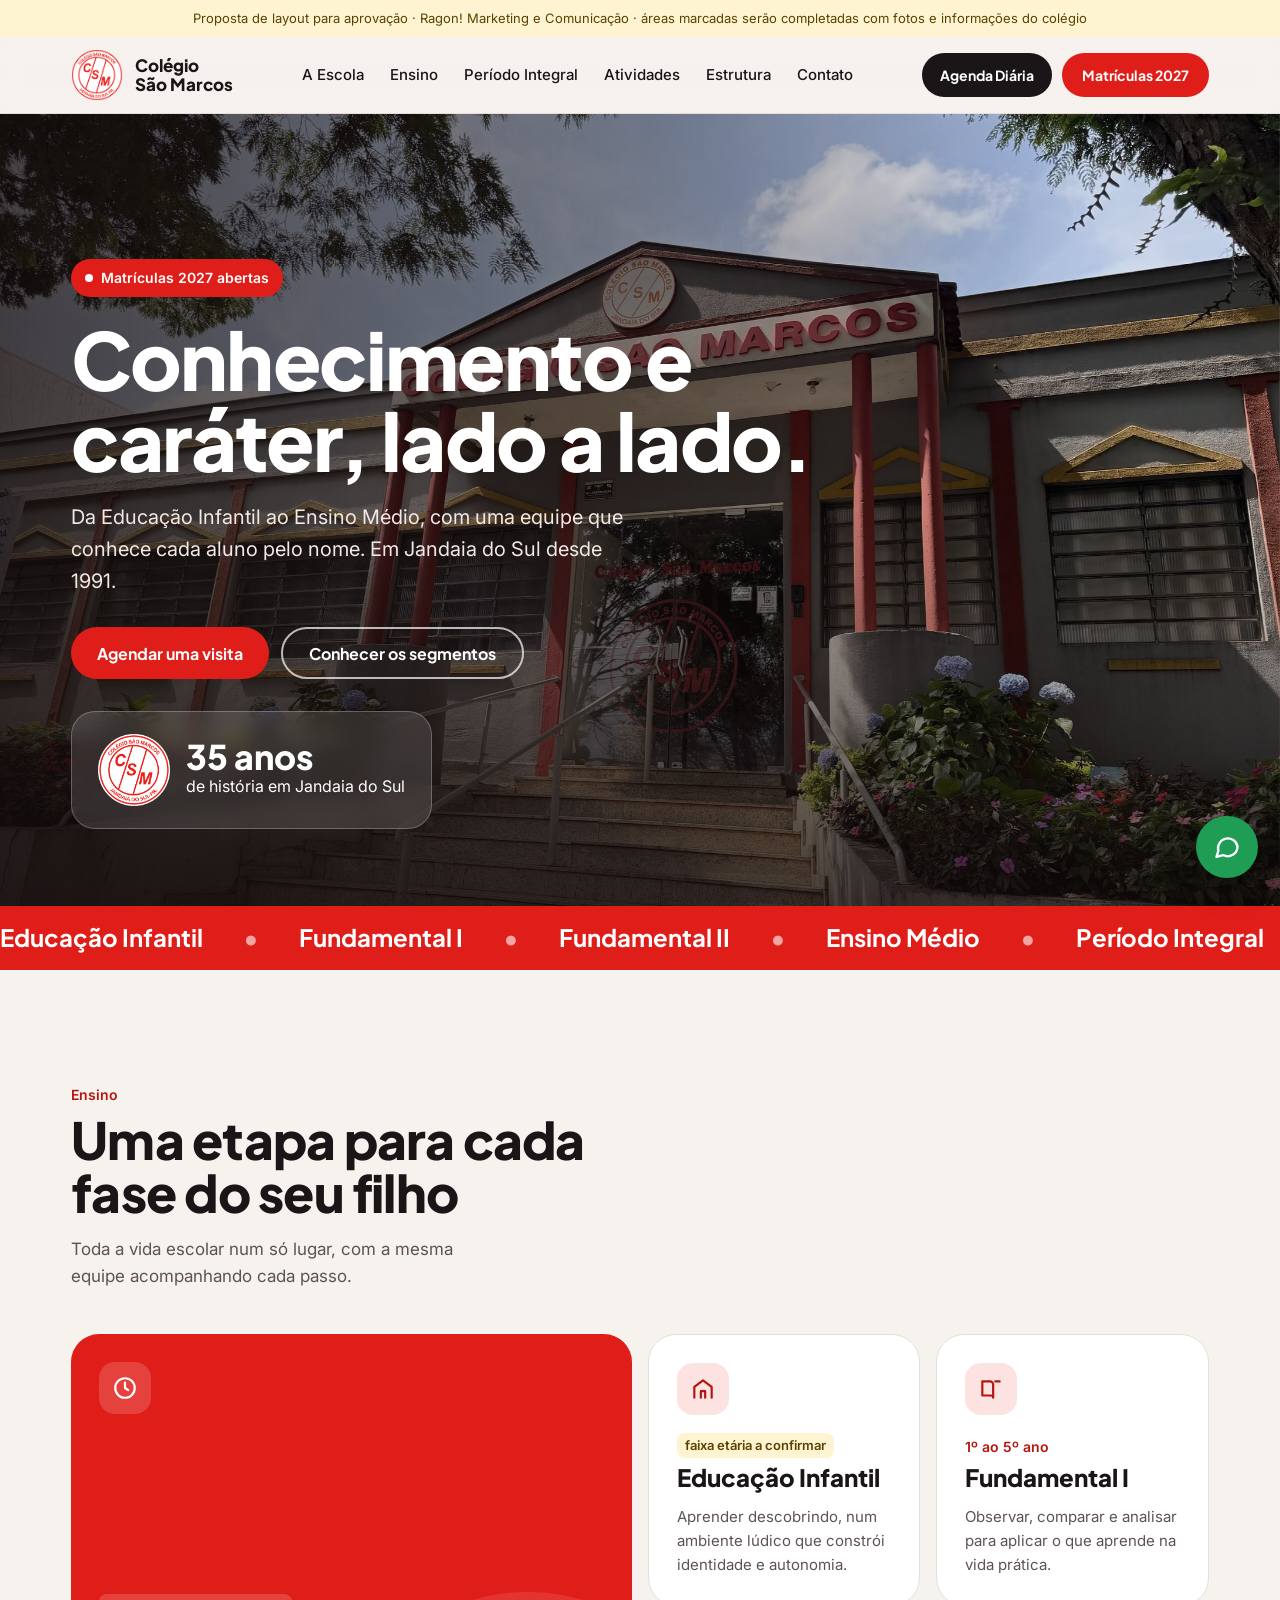
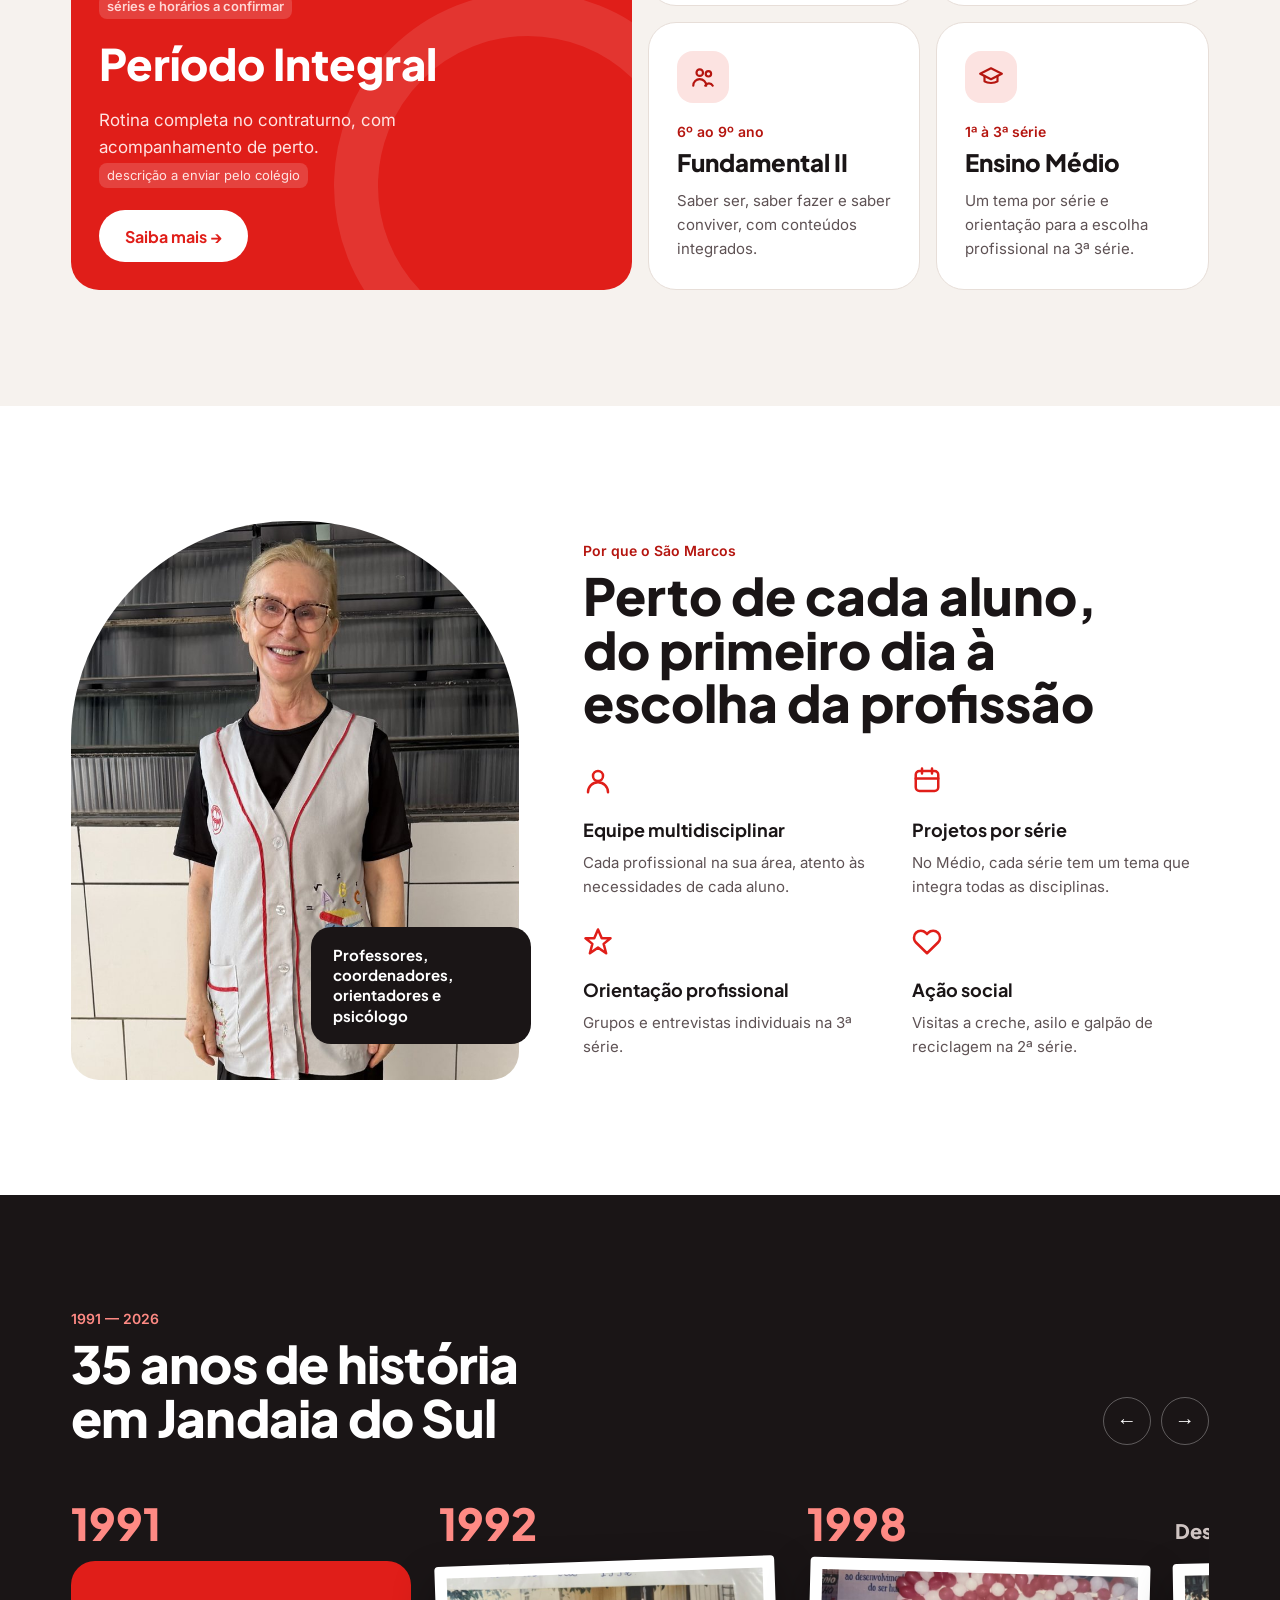
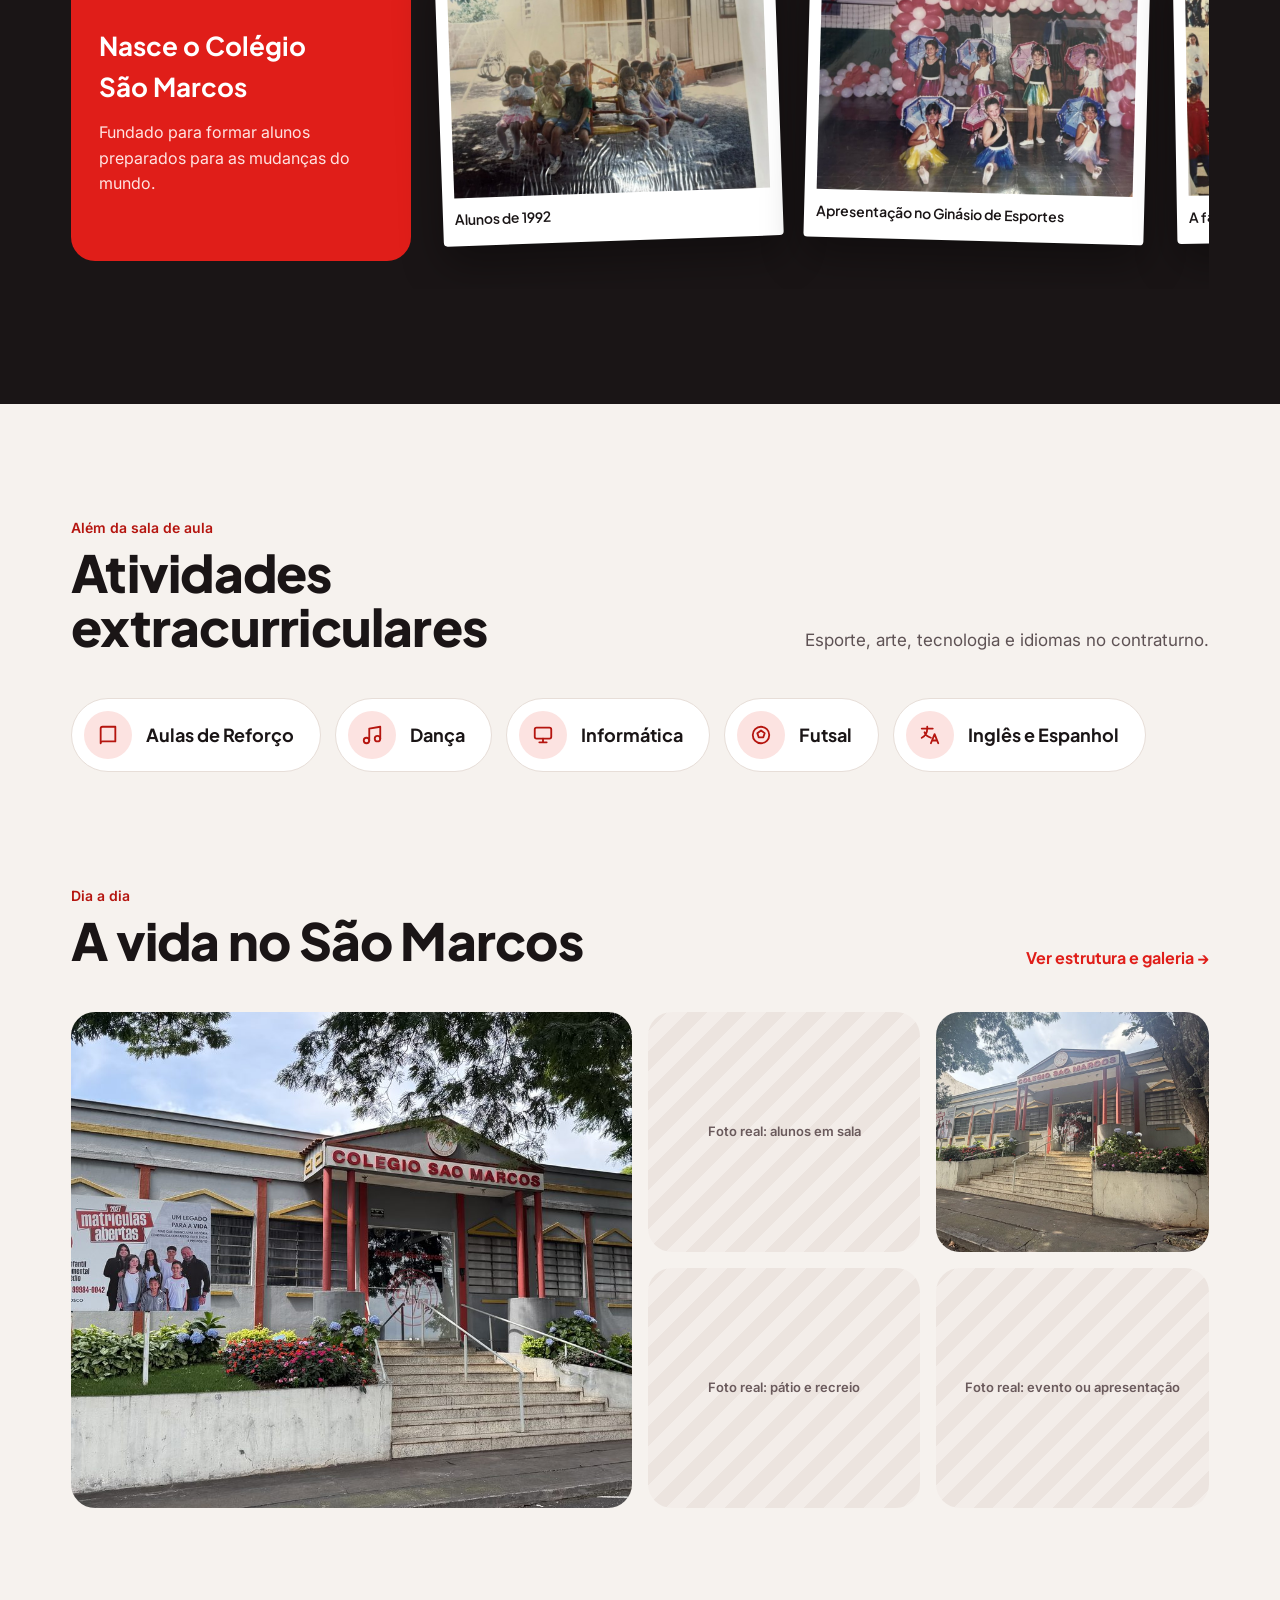
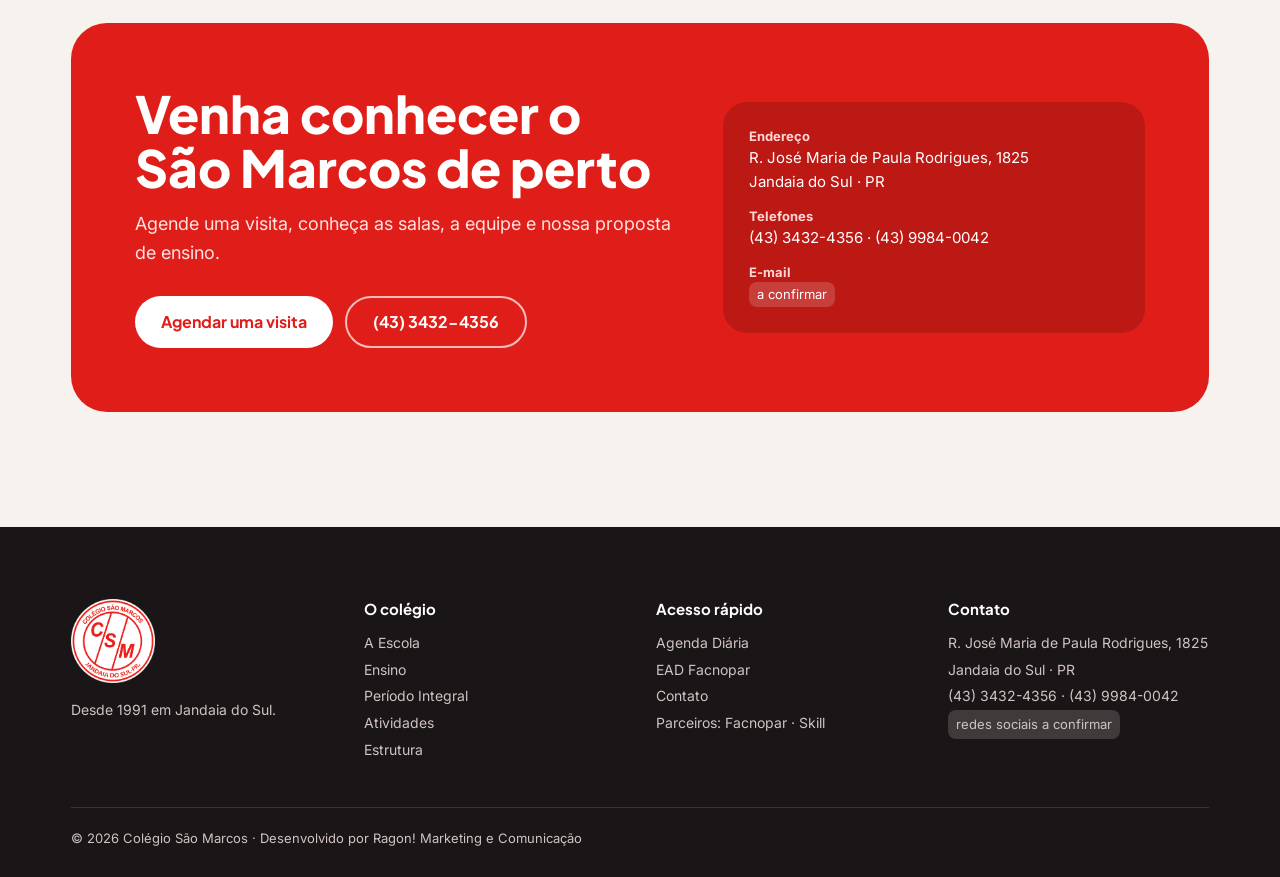
<file: index.html>
<!DOCTYPE html>
<html lang="pt-BR">
<head>
<meta charset="utf-8">
<meta name="viewport" content="width=device-width, initial-scale=1">
<title>Colégio São Marcos — Jandaia do Sul</title>
<meta name="description" content="Colégio São Marcos, em Jandaia do Sul desde 1991. Da Educação Infantil ao Ensino Médio.">
<meta name="robots" content="noindex, nofollow">
<link rel="icon" href="img/logo.png">
<link rel="preconnect" href="https://fonts.googleapis.com">
<link rel="preconnect" href="https://fonts.gstatic.com" crossorigin>
<link href="https://fonts.googleapis.com/css2?family=Plus+Jakarta+Sans:wght@500;600;700;800&family=Inter:wght@400;500;600&display=swap" rel="stylesheet">
<link rel="stylesheet" href="css/site.css">
</head>
<body>
<div class="proposta">Proposta de layout para aprovação · Ragon! Marketing e Comunicação · áreas marcadas serão completadas com fotos e informações do colégio</div>
<header>
  <div class="wrap hd">
    <a class="brand" href="./"><img src="img/logo.png" alt="Selo do Colégio São Marcos"><span>Colégio<br>São Marcos</span></a>
    <nav class="main" aria-label="Principal"><a href="escola.html">A Escola</a><a href="ensino.html">Ensino</a><a href="integral.html">Período Integral</a><a href="atividades.html">Atividades</a><a href="estrutura.html">Estrutura</a><a href="contato.html">Contato</a></nav>
    <div class="hd-cta">
      <a class="btn btn-dark" href="agenda.html" style="min-height:44px;padding:0 18px;font-size:14px">Agenda Diária</a>
      <a class="btn btn-red" href="contato.html#visita" style="min-height:44px;padding:0 20px;font-size:14px">Matrículas 2027</a>
      <button class="burger" id="burger" aria-label="Abrir menu" aria-expanded="false"><svg width="22" height="22" viewBox="0 0 24 24" fill="none" stroke="#1A1516" stroke-width="2" stroke-linecap="round" aria-hidden="true"><path d="M4 7h16M4 12h16M4 17h16"/></svg></button>
    </div>
  </div>
  <div class="drawer" id="drawer"><a href="escola.html">A Escola</a><a href="ensino.html">Ensino</a><a href="integral.html">Período Integral</a><a href="atividades.html">Atividades</a><a href="estrutura.html">Estrutura</a><a href="contato.html">Contato</a><a href="agenda.html">Agenda Diária</a><a href="https://www.facnopar.com.br/">EAD Facnopar</a>
    <a class="btn btn-red" href="contato.html#visita" style="justify-content:center;margin-top:12px;border:0">Matrículas 2027</a>
  </div>
</header>


<section class="hero" id="topo">
  <img src="img/hero-fachada-wide.jpg" alt="Fachada do Colégio São Marcos com o pórtico vermelho e o jardim">
  <div class="wrap">
    <div class="hero-grid">
      <div>
        <span class="tag"><i></i>Matrículas 2027 abertas</span>
        <h1>Conhecimento e caráter, lado a lado.</h1>
        <p>Da Educação Infantil ao Ensino Médio, com uma equipe que conhece cada aluno pelo nome. Em Jandaia do Sul desde 1991.</p>
        <div style="display:flex;flex-wrap:wrap;gap:12px">
          <a class="btn btn-red" href="contato.html#visita">Agendar uma visita</a>
          <a class="btn btn-ghost" href="ensino.html">Conhecer os segmentos</a>
        </div>
      </div>
      <div class="seal"><img src="img/logo.png" alt=""><div><b>35 anos</b>de história em Jandaia do Sul</div></div>
    </div>
  </div>
</section>

<div class="marquee" aria-hidden="true"><div>
  <span>Educação Infantil</span><span>Fundamental I</span><span>Fundamental II</span><span>Ensino Médio</span><span>Período Integral</span><span>Desde 1991</span>
  <span>Educação Infantil</span><span>Fundamental I</span><span>Fundamental II</span><span>Ensino Médio</span><span>Período Integral</span><span>Desde 1991</span>
</div></div>

<section class="sec" id="ensino">
  <div class="wrap">
    <div class="sec-head rv">
      <div><div class="eyebrow">Ensino</div><h2>Uma etapa para cada fase do seu filho</h2></div>
      <p>Toda a vida escolar num só lugar, com a mesma equipe acompanhando cada passo.</p>
    </div>
    <div class="bento">
      <a class="tile t-int rv" href="integral.html">
        <div class="ico"><svg width="26" height="26" viewBox="0 0 24 24" fill="none" stroke="#fff" stroke-width="2" stroke-linecap="round" stroke-linejoin="round" aria-hidden="true"><circle cx="12" cy="12" r="9"/><path d="M12 7v5l3 2"/></svg></div>
        <div><div class="lvl"><span class="pend">séries e horários a confirmar</span></div><h3 style="margin-top:10px">Período Integral</h3><p>Rotina completa no contraturno, com acompanhamento de perto. <span class="pend">descrição a enviar pelo colégio</span></p>
        <span class="btn" style="background:#fff;color:var(--red);margin-top:22px">Saiba mais →</span></div>
      </a>
      <a class="tile rv" href="ensino.html#infantil">
        <div class="ico"><svg width="26" height="26" viewBox="0 0 24 24" fill="none" stroke="#B5150F" stroke-width="2" stroke-linecap="round" stroke-linejoin="round" aria-hidden="true"><path d="M4 20V10l8-6 8 6v10"/><path d="M10 20v-6h4v6"/></svg></div>
        <div><div class="lvl"><span class="pend l">faixa etária a confirmar</span></div><h3>Educação Infantil</h3><p>Aprender descobrindo, num ambiente lúdico que constrói identidade e autonomia.</p></div>
      </a>
      <a class="tile rv" href="ensino.html">
        <div class="ico"><svg width="26" height="26" viewBox="0 0 24 24" fill="none" stroke="#B5150F" stroke-width="2" stroke-linecap="round" stroke-linejoin="round" aria-hidden="true"><path d="M4 5h7a3 3 0 0 1 3 3v12a2 2 0 0 0-2-2H4z"/><path d="M20 5h-4"/></svg></div>
        <div><div class="lvl">1º ao 5º ano</div><h3>Fundamental I</h3><p>Observar, comparar e analisar para aplicar o que aprende na vida prática.</p></div>
      </a>
      <a class="tile rv" href="ensino.html">
        <div class="ico"><svg width="26" height="26" viewBox="0 0 24 24" fill="none" stroke="#B5150F" stroke-width="2" stroke-linecap="round" stroke-linejoin="round" aria-hidden="true"><circle cx="9" cy="8" r="3"/><circle cx="17" cy="9" r="2.5"/><path d="M3 20a6 6 0 0 1 12 0M14 20a4 4 0 0 1 7 0"/></svg></div>
        <div><div class="lvl">6º ao 9º ano</div><h3>Fundamental II</h3><p>Saber ser, saber fazer e saber conviver, com conteúdos integrados.</p></div>
      </a>
      <a class="tile rv" href="ensino.html">
        <div class="ico"><svg width="26" height="26" viewBox="0 0 24 24" fill="none" stroke="#B5150F" stroke-width="2" stroke-linecap="round" stroke-linejoin="round" aria-hidden="true"><path d="M2 9l10-5 10 5-10 5z"/><path d="M6 11v5c3 2 9 2 12 0v-5"/></svg></div>
        <div><div class="lvl">1ª à 3ª série</div><h3>Ensino Médio</h3><p>Um tema por série e orientação para a escolha profissional na 3ª série.</p></div>
      </a>
    </div>
  </div>
</section>

<section class="sec" id="por-que" style="background:#fff">
  <div class="wrap why">
    <div class="why-img rv"><img src="img/equipe.jpg" alt="Professora do Colégio São Marcos"><div class="badge">Professores, coordenadores, orientadores e psicólogo</div></div>
    <div class="rv">
      <div class="eyebrow">Por que o São Marcos</div>
      <h2 style="font-size:clamp(32px,4vw,52px);line-height:1.05;font-weight:800;margin-top:10px">Perto de cada aluno, do primeiro dia à escolha da profissão</h2>
      <div class="feats">
        <div class="feat"><svg width="30" height="30" viewBox="0 0 24 24" fill="none" stroke="#E01E19" stroke-width="2" stroke-linecap="round" stroke-linejoin="round" aria-hidden="true"><circle cx="12" cy="8" r="4"/><path d="M4 21a8 8 0 0 1 16 0"/></svg><h3>Equipe multidisciplinar</h3><p>Cada profissional na sua área, atento às necessidades de cada aluno.</p></div>
        <div class="feat"><svg width="30" height="30" viewBox="0 0 24 24" fill="none" stroke="#E01E19" stroke-width="2" stroke-linecap="round" stroke-linejoin="round" aria-hidden="true"><rect x="3" y="4" width="18" height="16" rx="3"/><path d="M3 10h18M8 2v4M16 2v4"/></svg><h3>Projetos por série</h3><p>No Médio, cada série tem um tema que integra todas as disciplinas.</p></div>
        <div class="feat"><svg width="30" height="30" viewBox="0 0 24 24" fill="none" stroke="#E01E19" stroke-width="2" stroke-linecap="round" stroke-linejoin="round" aria-hidden="true"><path d="M12 2l3 7h7l-5.5 4.5L18.5 21 12 16.5 5.5 21l2-7.5L2 9h7z"/></svg><h3>Orientação profissional</h3><p>Grupos e entrevistas individuais na 3ª série.</p></div>
        <div class="feat"><svg width="30" height="30" viewBox="0 0 24 24" fill="none" stroke="#E01E19" stroke-width="2" stroke-linecap="round" stroke-linejoin="round" aria-hidden="true"><path d="M20.8 4.6a5.5 5.5 0 0 0-7.8 0L12 5.7l-1-1.1a5.5 5.5 0 0 0-7.8 7.8L12 21l8.8-8.6a5.5 5.5 0 0 0 0-7.8z"/></svg><h3>Ação social</h3><p>Visitas a creche, asilo e galpão de reciclagem na 2ª série.</p></div>
      </div>
    </div>
  </div>
</section>

<section class="sec dark" id="historia">
  <div class="wrap">
    <div class="sec-head rv">
      <div><div class="eyebrow">1991 — 2026</div><h2>35 anos de história em Jandaia do Sul</h2></div>
      <div class="rail-nav"><button id="prev" aria-label="Anterior">←</button><button id="next" aria-label="Próximo">→</button></div>
    </div>
    <div class="rail" id="rail">
      <div class="moment"><div class="year">1991</div><div class="start"><h3 style="font-size:26px">Nasce o Colégio São Marcos</h3><p>Fundado para formar alunos preparados para as mudanças do mundo.</p></div></div>
      <div class="moment"><div class="year">1992</div><div class="polaroid" style="--r:-2deg"><img src="img/h-1992.jpg" alt="Alunos de 1992 no parquinho"><span>Alunos de 1992</span></div></div>
      <div class="moment"><div class="year">1998</div><div class="polaroid" style="--r:1.5deg"><img src="img/h-ginasio.jpg" alt="Apresentação no Ginásio de Esportes em 1998"><span>Apresentação no Ginásio de Esportes</span></div></div>
      <div class="moment"><div class="year sm">Desfiles</div><div class="polaroid" style="--r:-1deg"><img src="img/h-fanfarra.jpg" alt="Fanfarra do colégio em desfile"><span>A fanfarra nas ruas da cidade</span></div></div>
      <div class="moment"><div class="year sm">Esporte</div><div class="polaroid" style="--r:2deg"><img src="img/h-campeoes.jpg" alt="Campeões dos Jogos Escolares de Jandaia do Sul"><span>Campeões dos Jogos Escolares</span></div></div>
      <div class="moment"><div class="year">2026</div><div class="start" style="background:#fff;color:var(--ink)"><h3 style="font-size:26px">35 anos, e a história continua</h3><p style="color:var(--mut)">Gerações de alunos passaram por aqui. A próxima pode ser a do seu filho.</p><a class="btn btn-red" href="contato.html#visita" style="align-self:flex-start;margin-top:8px">Matricule-se</a></div></div>
    </div>
  </div>
</section>

<section class="sec" id="atividades">
  <div class="wrap">
    <div class="sec-head rv">
      <div><div class="eyebrow">Além da sala de aula</div><h2>Atividades extracurriculares</h2></div>
      <p>Esporte, arte, tecnologia e idiomas no contraturno.</p>
    </div>
    <div class="chips rv">
      <a class="chip" href="atividades.html"><i><svg width="22" height="22" viewBox="0 0 24 24" fill="none" stroke="#B5150F" stroke-width="2" stroke-linecap="round" stroke-linejoin="round" aria-hidden="true"><path d="M4 19V5a2 2 0 0 1 2-2h14v16H6a2 2 0 0 0-2 2z"/></svg></i>Aulas de Reforço</a>
      <a class="chip" href="atividades.html"><i><svg width="22" height="22" viewBox="0 0 24 24" fill="none" stroke="#B5150F" stroke-width="2" stroke-linecap="round" stroke-linejoin="round" aria-hidden="true"><path d="M9 18V5l12-2v13"/><circle cx="6" cy="18" r="3"/><circle cx="18" cy="16" r="3"/></svg></i>Dança</a>
      <a class="chip" href="atividades.html"><i><svg width="22" height="22" viewBox="0 0 24 24" fill="none" stroke="#B5150F" stroke-width="2" stroke-linecap="round" stroke-linejoin="round" aria-hidden="true"><rect x="3" y="4" width="18" height="12" rx="2"/><path d="M8 20h8M12 16v4"/></svg></i>Informática</a>
      <a class="chip" href="atividades.html"><i><svg width="22" height="22" viewBox="0 0 24 24" fill="none" stroke="#B5150F" stroke-width="2" stroke-linecap="round" stroke-linejoin="round" aria-hidden="true"><circle cx="12" cy="12" r="9"/><path d="M12 7l4 3-1.5 4.5h-5L8 10z"/></svg></i>Futsal</a>
      <a class="chip" href="atividades.html"><i><svg width="22" height="22" viewBox="0 0 24 24" fill="none" stroke="#B5150F" stroke-width="2" stroke-linecap="round" stroke-linejoin="round" aria-hidden="true"><path d="M3 5h12M9 3v2c0 4-2 8-6 10M6 9c1 3 4 5 7 6"/><path d="M13 21l4-10 4 10M14.5 18h5"/></svg></i>Inglês e Espanhol</a>
    </div>
  </div>
</section>

<section class="sec" id="galeria" style="padding-top:0">
  <div class="wrap">
    <div class="sec-head rv">
      <div><div class="eyebrow">Dia a dia</div><h2>A vida no São Marcos</h2></div>
      <a href="estrutura.html" style="font:700 16px 'Plus Jakarta Sans',sans-serif;color:var(--red)">Ver estrutura e galeria →</a>
    </div>
    <div class="gal rv">
      <div class="g-big"><img src="img/galeria-fachada.jpg" alt="Fachada do colégio com jardim e faixa de matrículas"></div>
      <div class="ph">Foto real: alunos em sala</div>
      <div><img src="img/galeria-escadaria.jpg" alt="Escadaria de entrada do colégio"></div>
      <div class="ph">Foto real: pátio e recreio</div>
      <div class="ph">Foto real: evento ou apresentação</div>
    </div>
  </div>
</section>

<section id="visita">
  <div class="wrap">
    <div class="visit rv">
      <div>
        <h2>Venha conhecer o São Marcos de perto</h2>
        <p>Agende uma visita, conheça as salas, a equipe e nossa proposta de ensino.</p>
        <div style="display:flex;flex-wrap:wrap;gap:12px"><a class="btn" href="contato.html#visita" style="background:#fff;color:var(--red)">Agendar uma visita</a><a class="btn btn-ghost" href="tel:+554334324356">(43) 3432-4356</a></div>
      </div>
      <div class="addr">
        <div><b>Endereço</b>R. José Maria de Paula Rodrigues, 1825<br>Jandaia do Sul · PR</div>
        <div><b>Telefones</b>(43) 3432-4356 · (43) 9984-0042</div>
        <div><b>E-mail</b><span class="pend">a confirmar</span></div>
      </div>
    </div>
  </div>
</section>


<footer>
  <div class="wrap">
    <div class="ft">
      <div><img src="img/logo.png" alt="Colégio São Marcos" style="width:84px;height:84px"><p style="margin-top:14px">Desde 1991 em Jandaia do Sul.</p></div>
      <div><h4>O colégio</h4><p><a href="escola.html">A Escola</a><br><a href="ensino.html">Ensino</a><br><a href="integral.html">Período Integral</a><br><a href="atividades.html">Atividades</a><br><a href="estrutura.html">Estrutura</a></p></div>
      <div><h4>Acesso rápido</h4><p><a href="agenda.html">Agenda Diária</a><br><a href="https://www.facnopar.com.br/">EAD Facnopar</a><br><a href="contato.html">Contato</a><br>Parceiros: Facnopar · Skill</p></div>
      <div><h4>Contato</h4><p>R. José Maria de Paula Rodrigues, 1825<br>Jandaia do Sul · PR<br>(43) 3432-4356 · (43) 9984-0042<br><span class="pend">redes sociais a confirmar</span></p></div>
    </div>
    <div class="copy">© 2026 Colégio São Marcos · Desenvolvido por Ragon! Marketing e Comunicação</div>
  </div>
</footer>
<a class="wa" href="contato.html#visita" aria-label="Fale conosco"><svg width="28" height="28" viewBox="0 0 24 24" fill="none" stroke="#fff" stroke-width="2" stroke-linecap="round" stroke-linejoin="round" aria-hidden="true"><path d="M21 11.5a8.4 8.4 0 0 1-12.4 7.4L3 20.5l1.6-5.4A8.4 8.4 0 1 1 21 11.5z"/></svg></a>
<script>
{
  const b=document.getElementById('burger'),d=document.getElementById('drawer');
  if(b){b.addEventListener('click',()=>{const o=d.classList.toggle('open');b.setAttribute('aria-expanded',o)});d.querySelectorAll('a').forEach(a=>a.addEventListener('click',()=>d.classList.remove('open')));}
  const r=document.getElementById('rail');
  if(r){const step=()=>r.querySelector('.moment').offsetWidth+28;
    document.getElementById('prev').addEventListener('click',()=>r.scrollBy({left:-step(),behavior:'smooth'}));
    document.getElementById('next').addEventListener('click',()=>r.scrollBy({left:step(),behavior:'smooth'}));}
  const io=new IntersectionObserver(es=>es.forEach(e=>{if(e.isIntersecting){e.target.classList.add('in');io.unobserve(e.target)}}),{threshold:.12});
  document.querySelectorAll('.rv').forEach(el=>io.observe(el));
  const f=document.getElementById('visitaForm');
  if(f){f.addEventListener('submit',e=>{e.preventDefault();
    const v=n=>f.elements[n].value.trim();
    const msg=`Olá! Gostaria de agendar uma visita ao Colégio São Marcos.%0A%0ANome: ${encodeURIComponent(v('nome'))}%0ATelefone: ${encodeURIComponent(v('tel'))}%0ASegmento de interesse: ${encodeURIComponent(v('seg'))}%0AMelhor período: ${encodeURIComponent(v('periodo'))}%0A${v('msg')?'Mensagem: '+encodeURIComponent(v('msg')):''}`;
    const num=f.dataset.whatsapp;
    const ok=document.getElementById('formOk');
    if(num){window.location.href=`https://wa.me/${num}?text=${msg}`;}
    else{ok.hidden=false;ok.scrollIntoView({behavior:'smooth',block:'nearest'});}
  });}
}
</script>
</body>
</html>
</file>
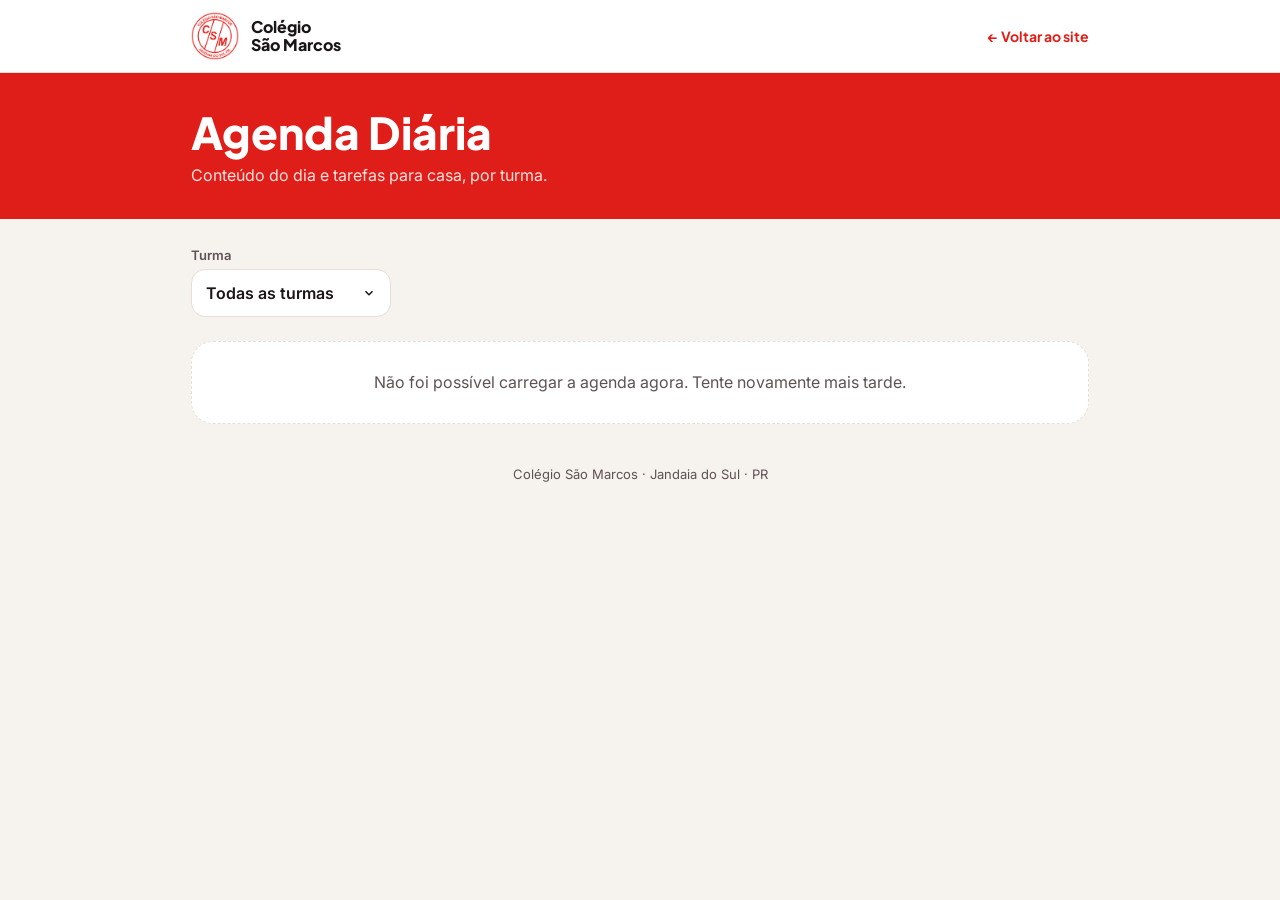
<file: agenda.html>
<!DOCTYPE html>
<html lang="pt-BR">
<head>
<meta charset="utf-8">
<meta name="viewport" content="width=device-width, initial-scale=1">
<title>Agenda Diária — Colégio São Marcos</title>
<meta name="robots" content="noindex, nofollow">
<link rel="preconnect" href="https://fonts.googleapis.com">
<link rel="preconnect" href="https://fonts.gstatic.com" crossorigin>
<link href="https://fonts.googleapis.com/css2?family=Plus+Jakarta+Sans:wght@600;700;800&family=Inter:wght@400;500;600&display=swap" rel="stylesheet">
<style>
:root{--red:#E01E19;--red-d:#B5150F;--ink:#1A1516;--mut:#5E5254;--bg:#F6F2EE;--line:#E7DED8}
*{box-sizing:border-box;min-width:0}
body{margin:0;background:var(--bg);color:var(--ink);font:16px/1.6 Inter,system-ui,sans-serif}
h1,h2,h3{font-family:"Plus Jakarta Sans",Inter,sans-serif;margin:0}
a{color:inherit;text-decoration:none}
.wrap{max-width:1000px;margin:0 auto;padding:0 max(4vw,20px)}
header{background:#fff;border-bottom:1px solid var(--line)}
.hd{display:flex;align-items:center;justify-content:space-between;gap:16px;height:72px}
.brand{display:flex;align-items:center;gap:12px;font:800 16px/1.1 "Plus Jakarta Sans",sans-serif}
.brand img{width:48px;height:48px}
.back{font:700 14px "Plus Jakarta Sans",sans-serif;color:var(--red)}
.top{background:var(--red);color:#fff;padding:36px 0 30px}
.top h1{font-size:clamp(30px,4vw,44px);font-weight:800;line-height:1.05}
.top p{margin:8px 0 0;color:#FFE3E1}
.bar{display:flex;flex-wrap:wrap;gap:14px;align-items:flex-end;margin:28px 0 18px}
label{display:block;font:600 13px Inter;color:var(--mut);margin-bottom:6px}
select{font:600 16px Inter;color:var(--ink);background:#fff;border:1px solid var(--line);border-radius:14px;padding:12px 40px 12px 14px;min-height:48px;appearance:none;background-image:url("data:image/svg+xml,%3Csvg xmlns='http://www.w3.org/2000/svg' width='14' height='14' viewBox='0 0 24 24' fill='none' stroke='%231A1516' stroke-width='2.5'%3E%3Cpath d='M6 9l6 6 6-6'/%3E%3C/svg%3E");background-repeat:no-repeat;background-position:right 14px center;min-width:200px}
select:focus{outline:3px solid #FCC8C5;outline-offset:1px}
.dates{display:flex;gap:8px;overflow-x:auto;padding-bottom:6px;scrollbar-width:thin}
.dates button{flex:none;border:1px solid var(--line);background:#fff;border-radius:999px;padding:10px 16px;font:600 14px Inter;color:var(--ink);cursor:pointer;min-height:44px}
.dates button[aria-pressed=true]{background:var(--ink);color:#fff;border-color:var(--ink)}
.day{font:700 15px "Plus Jakarta Sans",sans-serif;color:var(--red-d);margin:22px 0 12px}
.cards{display:grid;gap:14px}
.card{background:#fff;border:1px solid var(--line);border-radius:22px;padding:22px 24px}
.card h2{font-size:21px;font-weight:800;margin-bottom:12px}
.item{display:grid;grid-template-columns:minmax(0,170px) minmax(0,1fr);gap:4px 18px;padding:12px 0;border-top:1px solid var(--line)}
.item:first-of-type{border-top:0;padding-top:0}
.disc{font:700 15px "Plus Jakarta Sans",sans-serif}
.lines div{font-size:15px}
.lines b{font-weight:600;color:var(--red-d);margin-right:6px}
.empty,.status{background:#fff;border:1px dashed var(--line);border-radius:22px;padding:28px;text-align:center;color:var(--mut)}
footer{padding:40px 0;color:var(--mut);font-size:13px;text-align:center}
@media(max-width:600px){.item{grid-template-columns:minmax(0,1fr)}select{width:100%}.bar>div{width:100%}}
</style>
</head>
<body>
<header><div class="wrap hd">
  <a class="brand" href="./"><img src="img/logo.png" alt="Selo do Colégio São Marcos"><span>Colégio<br>São Marcos</span></a>
  <a class="back" href="./">← Voltar ao site</a>
</div></header>

<section class="top"><div class="wrap">
  <h1>Agenda Diária</h1>
  <p>Conteúdo do dia e tarefas para casa, por turma.</p>
</div></section>

<main class="wrap">
  <div class="bar">
    <div><label for="turma">Turma</label><select id="turma"><option value="">Todas as turmas</option></select></div>
  </div>
  <div class="dates" id="dates" aria-label="Dias com agenda"></div>
  <div id="out"><div class="status">Carregando a agenda…</div></div>
</main>
<footer>Colégio São Marcos · Jandaia do Sul · PR</footer>

<script>
{
  const SHEET_ID = '1JQskuOo17FubEckM2RUsmXFjuZufgbGSpt8Hq32pmc8';
  const TAB = 'Agenda';
  const TURMAS = ['1º Ano A','1º Ano B','2º Ano A','2º Ano B','3º Ano A','3º Ano B','4º Ano A','5º Ano A','6º Ano A','7º Ano A','8º Ano A','9º Ano A','1ª Série EM','2ª Série EM','3ª Série EM'];
  const esc = s => String(s ?? '').replace(/[&<>"']/g, c => ({'&':'&amp;','<':'&lt;','>':'&gt;','"':'&quot;',"'":'&#39;'}[c]));
  const sel = document.getElementById('turma'), datesEl = document.getElementById('dates'), out = document.getElementById('out');
  sel.innerHTML += TURMAS.map(t => `<option>${esc(t)}</option>`).join('');
  try { const saved = localStorage.getItem('csm-turma'); if (saved && TURMAS.includes(saved)) sel.value = saved; } catch (e) {}

  let rows = [], current = null;
  const toKey = d => { const [dd,mm,yy] = d.split('/'); return `${yy}-${mm}-${dd}`; };
  const fmtLong = d => { const [dd,mm,yy] = d.split('/').map(Number); return new Date(yy, mm-1, dd).toLocaleDateString('pt-BR',{weekday:'long', day:'numeric', month:'long'}); };
  const fmtShort = d => { const [dd,mm,yy] = d.split('/').map(Number); return new Date(yy, mm-1, dd).toLocaleDateString('pt-BR',{weekday:'short', day:'2-digit', month:'2-digit'}).replace('.',''); };

  function render() {
    const turma = sel.value;
    const list = rows.filter(r => r.data === current && (!turma || r.turma === turma));
    if (!current) { out.innerHTML = '<div class="empty">Nenhuma agenda publicada ainda.</div>'; return; }
    const groups = new Map();
    for (const r of list) { if (!groups.has(r.turma)) groups.set(r.turma, []); groups.get(r.turma).push(r); }
    const order = [...groups.keys()].sort((a,b) => TURMAS.indexOf(a) - TURMAS.indexOf(b));
    const head = `<div class="day">${esc(fmtLong(current))}</div>`;
    if (!order.length) { out.innerHTML = head + `<div class="empty">Sem agenda para ${esc(turma)} neste dia.</div>`; return; }
    out.innerHTML = head + '<div class="cards">' + order.map(t => `
      <article class="card"><h2>${esc(t)}</h2>${groups.get(t).map(r => `
        <div class="item"><div class="disc">${esc(r.disc || 'Geral')}</div><div class="lines">
          ${r.conteudo ? `<div><b>Conteúdo do dia</b>${esc(r.conteudo)}</div>` : ''}
          ${r.casa ? `<div><b>Para casa</b>${esc(r.casa)}</div>` : ''}
        </div></div>`).join('')}</article>`).join('') + '</div>';
  }

  function renderDates() {
    const days = [...new Set(rows.map(r => r.data))].sort((a,b) => toKey(b).localeCompare(toKey(a))).slice(0, 15);
    if (!current || !days.includes(current)) current = days[0] || null;
    datesEl.innerHTML = days.map(d => `<button type="button" data-d="${esc(d)}" aria-pressed="${d === current}">${esc(fmtShort(d))}</button>`).join('');
  }

  datesEl.addEventListener('click', e => { const b = e.target.closest('button'); if (!b) return; current = b.dataset.d; renderDates(); render(); });
  sel.addEventListener('change', () => { try { localStorage.setItem('csm-turma', sel.value); } catch (e) {} render(); });

  const cell = c => c ? String(c.f ?? c.v ?? '').trim() : '';
  const base = `https://docs.google.com/spreadsheets/d/${SHEET_ID}/gviz/tq`;
  let pending = 0, hist = [], byDay = {}, n = 0;
  function jsonp(params, cb) {
    const name = 'csmCb' + (n++); pending++;
    const s = document.createElement('script');
    let done = false;
    const finish = () => { if (done) return; done = true; delete window[name]; s.remove(); if (--pending === 0) merge(); };
    window[name] = resp => { try { if (resp && resp.status !== 'error') cb(resp); } catch (e) {} finish(); };
    s.onerror = finish; setTimeout(finish, 12000);
    s.src = `${base}?${params}&tqx=responseHandler:${name}`;
    document.body.appendChild(s);
  }
  function merge() {
    const days = new Set(Object.keys(byDay));
    rows = hist.filter(r => !days.has(r.data)).concat(...Object.values(byDay));
    if (!rows.length) { out.innerHTML = '<div class="status">Não foi possível carregar a agenda agora. Tente novamente mais tarde.</div>'; return; }
    renderDates(); render();
  }
  // Histórico (agendas importadas do site antigo)
  const iso = new Date(Date.now() - 45*864e5).toISOString().slice(0,10);
  jsonp(`sheet=${encodeURIComponent('Histórico')}&headers=1&tq=${encodeURIComponent(`select A,B,C,D,E where A >= date '${iso}'`)}`, resp => {
    hist = (resp.table.rows || []).map(r => ({ data: cell(r.c[0]), turma: cell(r.c[1]), disc: cell(r.c[2]), conteudo: cell(r.c[3]), casa: cell(r.c[4]) }))
      .filter(r => /^\d{2}\/\d{2}\/\d{4}$/.test(r.data) && r.turma && (r.conteudo || r.casa));
  });
  // Abas do dia (dd-mm-aaaa), últimos 30 dias úteis de calendário
  for (let i = 0; i < 30; i++) {
    const d = new Date(Date.now() - i*864e5); const wd = d.getDay(); if (wd === 0 || wd === 6) continue;
    const dd = String(d.getDate()).padStart(2,'0'), mm = String(d.getMonth()+1).padStart(2,'0'), yy = d.getFullYear();
    const tab = `${dd}-${mm}-${yy}`, data = `${dd}/${mm}/${yy}`;
    jsonp(`sheet=${encodeURIComponent(tab)}&range=A4:D80&headers=1`, resp => {
      const cols = (resp.table.cols || []).map(c => (c.label || '').toLowerCase());
      if (!cols[0] || !cols[0].includes('turma')) return; // aba inexistente: o Google devolve outra aba
      const list = (resp.table.rows || []).map(r => ({ data, turma: cell(r.c[0]), disc: cell(r.c[1]), conteudo: cell(r.c[2]), casa: cell(r.c[3]) }))
        .filter(r => r.turma && (r.conteudo || r.casa));
      if (list.length) byDay[data] = list;
    });
  }
}
</script>
</body>
</html>
</file>
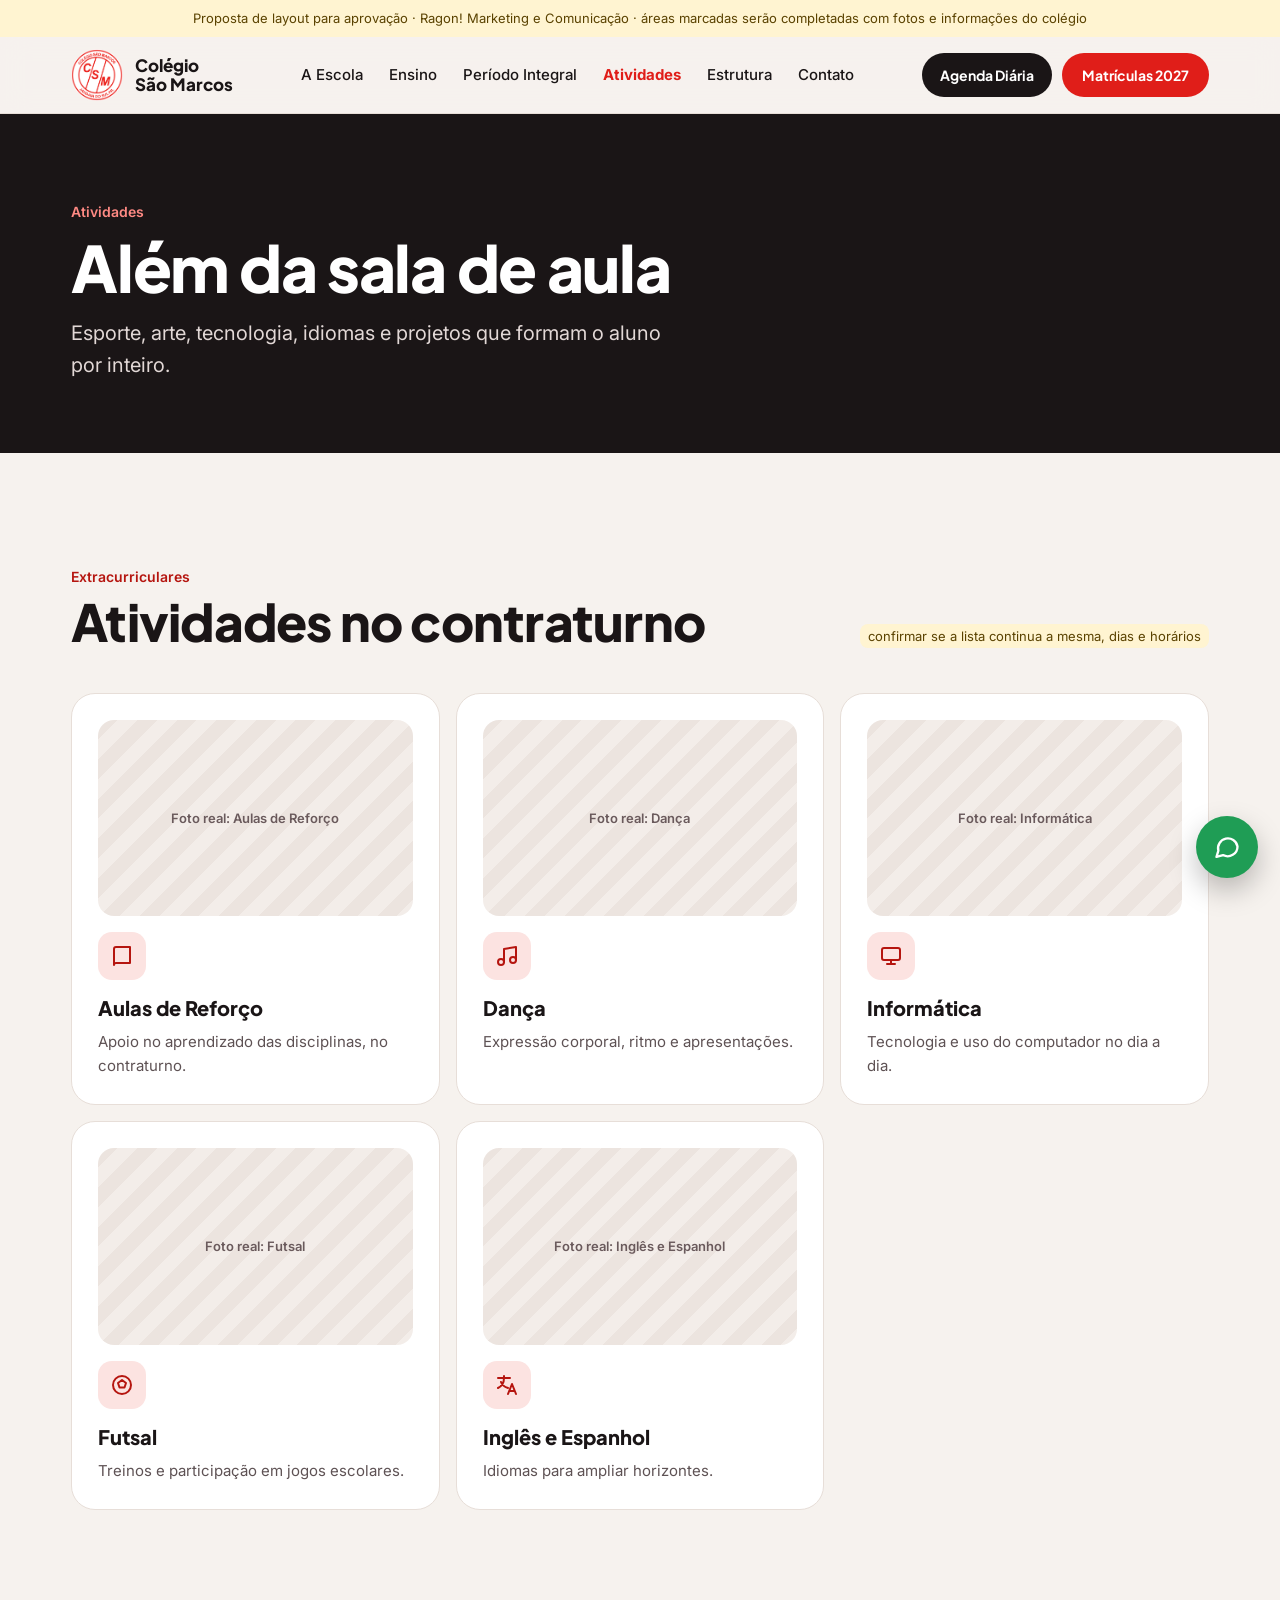
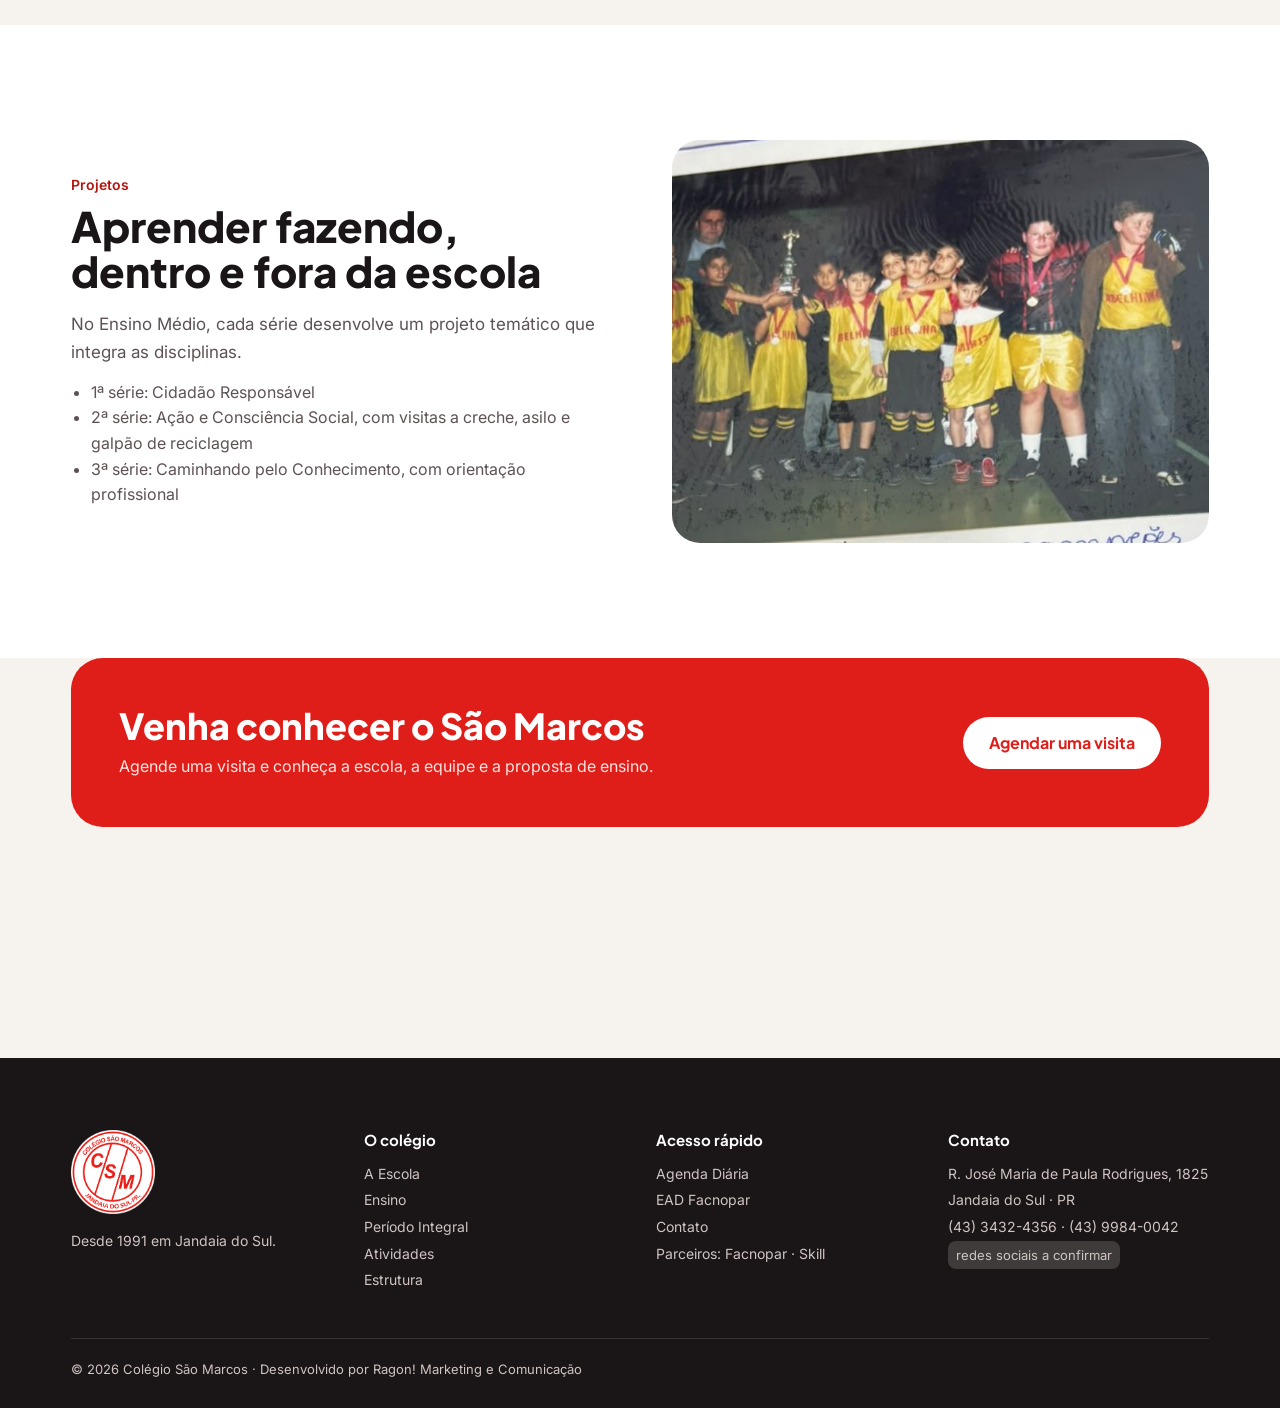
<file: atividades.html>
<!DOCTYPE html>
<html lang="pt-BR">
<head>
<meta charset="utf-8">
<meta name="viewport" content="width=device-width, initial-scale=1">
<title>Atividades — Colégio São Marcos</title>
<meta name="description" content="Colégio São Marcos, em Jandaia do Sul desde 1991. Da Educação Infantil ao Ensino Médio.">
<meta name="robots" content="noindex, nofollow">
<link rel="icon" href="img/logo.png">
<link rel="preconnect" href="https://fonts.googleapis.com">
<link rel="preconnect" href="https://fonts.gstatic.com" crossorigin>
<link href="https://fonts.googleapis.com/css2?family=Plus+Jakarta+Sans:wght@500;600;700;800&family=Inter:wght@400;500;600&display=swap" rel="stylesheet">
<link rel="stylesheet" href="css/site.css">
</head>
<body>
<div class="proposta">Proposta de layout para aprovação · Ragon! Marketing e Comunicação · áreas marcadas serão completadas com fotos e informações do colégio</div>
<header>
  <div class="wrap hd">
    <a class="brand" href="./"><img src="img/logo.png" alt="Selo do Colégio São Marcos"><span>Colégio<br>São Marcos</span></a>
    <nav class="main" aria-label="Principal"><a href="escola.html">A Escola</a><a href="ensino.html">Ensino</a><a href="integral.html">Período Integral</a><a href="atividades.html" aria-current="page">Atividades</a><a href="estrutura.html">Estrutura</a><a href="contato.html">Contato</a></nav>
    <div class="hd-cta">
      <a class="btn btn-dark" href="agenda.html" style="min-height:44px;padding:0 18px;font-size:14px">Agenda Diária</a>
      <a class="btn btn-red" href="contato.html#visita" style="min-height:44px;padding:0 20px;font-size:14px">Matrículas 2027</a>
      <button class="burger" id="burger" aria-label="Abrir menu" aria-expanded="false"><svg width="22" height="22" viewBox="0 0 24 24" fill="none" stroke="#1A1516" stroke-width="2" stroke-linecap="round" aria-hidden="true"><path d="M4 7h16M4 12h16M4 17h16"/></svg></button>
    </div>
  </div>
  <div class="drawer" id="drawer"><a href="escola.html">A Escola</a><a href="ensino.html">Ensino</a><a href="integral.html">Período Integral</a><a href="atividades.html">Atividades</a><a href="estrutura.html">Estrutura</a><a href="contato.html">Contato</a><a href="agenda.html">Agenda Diária</a><a href="https://www.facnopar.com.br/">EAD Facnopar</a>
    <a class="btn btn-red" href="contato.html#visita" style="justify-content:center;margin-top:12px;border:0">Matrículas 2027</a>
  </div>
</header>

<section class="phero"><div class="wrap">
  <span class="crumb">Atividades</span>
  <h1>Além da sala de aula</h1>
  <p>Esporte, arte, tecnologia, idiomas e projetos que formam o aluno por inteiro.</p>
</div></section>
<section class="sec"><div class="wrap">
  <div class="sec-head rv"><div><div class="eyebrow">Extracurriculares</div><h2>Atividades no contraturno</h2></div><p><span class="pend l">confirmar se a lista continua a mesma, dias e horários</span></p></div>
  <div class="cards3"><div class="c rv"><div class="rimg ph" style="aspect-ratio:16/10;border-radius:16px;margin-bottom:16px">Foto real: Aulas de Reforço</div><div class="ico"><svg width="24" height="24" viewBox="0 0 24 24" fill="none" stroke="#B5150F" stroke-width="2" stroke-linecap="round" stroke-linejoin="round" aria-hidden="true"><path d="M4 19V5a2 2 0 0 1 2-2h14v16H6a2 2 0 0 0-2 2z"/></svg></div><h3>Aulas de Reforço</h3><p>Apoio no aprendizado das disciplinas, no contraturno.</p></div><div class="c rv"><div class="rimg ph" style="aspect-ratio:16/10;border-radius:16px;margin-bottom:16px">Foto real: Dança</div><div class="ico"><svg width="24" height="24" viewBox="0 0 24 24" fill="none" stroke="#B5150F" stroke-width="2" stroke-linecap="round" stroke-linejoin="round" aria-hidden="true"><path d="M9 18V5l12-2v13"/><circle cx="6" cy="18" r="3"/><circle cx="18" cy="16" r="3"/></svg></div><h3>Dança</h3><p>Expressão corporal, ritmo e apresentações.</p></div><div class="c rv"><div class="rimg ph" style="aspect-ratio:16/10;border-radius:16px;margin-bottom:16px">Foto real: Informática</div><div class="ico"><svg width="24" height="24" viewBox="0 0 24 24" fill="none" stroke="#B5150F" stroke-width="2" stroke-linecap="round" stroke-linejoin="round" aria-hidden="true"><rect x="3" y="4" width="18" height="12" rx="2"/><path d="M8 20h8M12 16v4"/></svg></div><h3>Informática</h3><p>Tecnologia e uso do computador no dia a dia.</p></div><div class="c rv"><div class="rimg ph" style="aspect-ratio:16/10;border-radius:16px;margin-bottom:16px">Foto real: Futsal</div><div class="ico"><svg width="24" height="24" viewBox="0 0 24 24" fill="none" stroke="#B5150F" stroke-width="2" stroke-linecap="round" stroke-linejoin="round" aria-hidden="true"><circle cx="12" cy="12" r="9"/><path d="M12 7l4 3-1.5 4.5h-5L8 10z"/></svg></div><h3>Futsal</h3><p>Treinos e participação em jogos escolares.</p></div><div class="c rv"><div class="rimg ph" style="aspect-ratio:16/10;border-radius:16px;margin-bottom:16px">Foto real: Inglês e Espanhol</div><div class="ico"><svg width="24" height="24" viewBox="0 0 24 24" fill="none" stroke="#B5150F" stroke-width="2" stroke-linecap="round" stroke-linejoin="round" aria-hidden="true"><path d="M3 5h12M9 3v2c0 4-2 8-6 10M6 9c1 3 4 5 7 6"/><path d="M13 21l4-10 4 10M14.5 18h5"/></svg></div><h3>Inglês e Espanhol</h3><p>Idiomas para ampliar horizontes.</p></div></div>
</div></section>
<section class="sec" style="background:#fff"><div class="wrap two">
  <div class="prose rv">
    <div class="eyebrow">Projetos</div>
    <h2>Aprender fazendo, dentro e fora da escola</h2>
    <p>No Ensino Médio, cada série desenvolve um projeto temático que integra as disciplinas.</p>
    <ul><li>1ª série: Cidadão Responsável</li><li>2ª série: Ação e Consciência Social, com visitas a creche, asilo e galpão de reciclagem</li><li>3ª série: Caminhando pelo Conhecimento, com orientação profissional</li></ul>
  </div>
  <img class="rimg rv" src="img/h-campeoes.jpg" alt="Alunos campeões dos Jogos Escolares">
</div></section>
<section class="sec" style="padding-top:0"><div class="wrap"><div class="ctaband rv">
  <div><h2>Venha conhecer o São Marcos</h2><p>Agende uma visita e conheça a escola, a equipe e a proposta de ensino.</p></div>
  <a class="btn" href="contato.html#visita" style="background:#fff;color:var(--red)">Agendar uma visita</a>
</div></div></section>
<footer>
  <div class="wrap">
    <div class="ft">
      <div><img src="img/logo.png" alt="Colégio São Marcos" style="width:84px;height:84px"><p style="margin-top:14px">Desde 1991 em Jandaia do Sul.</p></div>
      <div><h4>O colégio</h4><p><a href="escola.html">A Escola</a><br><a href="ensino.html">Ensino</a><br><a href="integral.html">Período Integral</a><br><a href="atividades.html">Atividades</a><br><a href="estrutura.html">Estrutura</a></p></div>
      <div><h4>Acesso rápido</h4><p><a href="agenda.html">Agenda Diária</a><br><a href="https://www.facnopar.com.br/">EAD Facnopar</a><br><a href="contato.html">Contato</a><br>Parceiros: Facnopar · Skill</p></div>
      <div><h4>Contato</h4><p>R. José Maria de Paula Rodrigues, 1825<br>Jandaia do Sul · PR<br>(43) 3432-4356 · (43) 9984-0042<br><span class="pend">redes sociais a confirmar</span></p></div>
    </div>
    <div class="copy">© 2026 Colégio São Marcos · Desenvolvido por Ragon! Marketing e Comunicação</div>
  </div>
</footer>
<a class="wa" href="contato.html#visita" aria-label="Fale conosco"><svg width="28" height="28" viewBox="0 0 24 24" fill="none" stroke="#fff" stroke-width="2" stroke-linecap="round" stroke-linejoin="round" aria-hidden="true"><path d="M21 11.5a8.4 8.4 0 0 1-12.4 7.4L3 20.5l1.6-5.4A8.4 8.4 0 1 1 21 11.5z"/></svg></a>
<script>
{
  const b=document.getElementById('burger'),d=document.getElementById('drawer');
  if(b){b.addEventListener('click',()=>{const o=d.classList.toggle('open');b.setAttribute('aria-expanded',o)});d.querySelectorAll('a').forEach(a=>a.addEventListener('click',()=>d.classList.remove('open')));}
  const r=document.getElementById('rail');
  if(r){const step=()=>r.querySelector('.moment').offsetWidth+28;
    document.getElementById('prev').addEventListener('click',()=>r.scrollBy({left:-step(),behavior:'smooth'}));
    document.getElementById('next').addEventListener('click',()=>r.scrollBy({left:step(),behavior:'smooth'}));}
  const io=new IntersectionObserver(es=>es.forEach(e=>{if(e.isIntersecting){e.target.classList.add('in');io.unobserve(e.target)}}),{threshold:.12});
  document.querySelectorAll('.rv').forEach(el=>io.observe(el));
  const f=document.getElementById('visitaForm');
  if(f){f.addEventListener('submit',e=>{e.preventDefault();
    const v=n=>f.elements[n].value.trim();
    const msg=`Olá! Gostaria de agendar uma visita ao Colégio São Marcos.%0A%0ANome: ${encodeURIComponent(v('nome'))}%0ATelefone: ${encodeURIComponent(v('tel'))}%0ASegmento de interesse: ${encodeURIComponent(v('seg'))}%0AMelhor período: ${encodeURIComponent(v('periodo'))}%0A${v('msg')?'Mensagem: '+encodeURIComponent(v('msg')):''}`;
    const num=f.dataset.whatsapp;
    const ok=document.getElementById('formOk');
    if(num){window.location.href=`https://wa.me/${num}?text=${msg}`;}
    else{ok.hidden=false;ok.scrollIntoView({behavior:'smooth',block:'nearest'});}
  });}
}
</script>
</body>
</html>
</file>
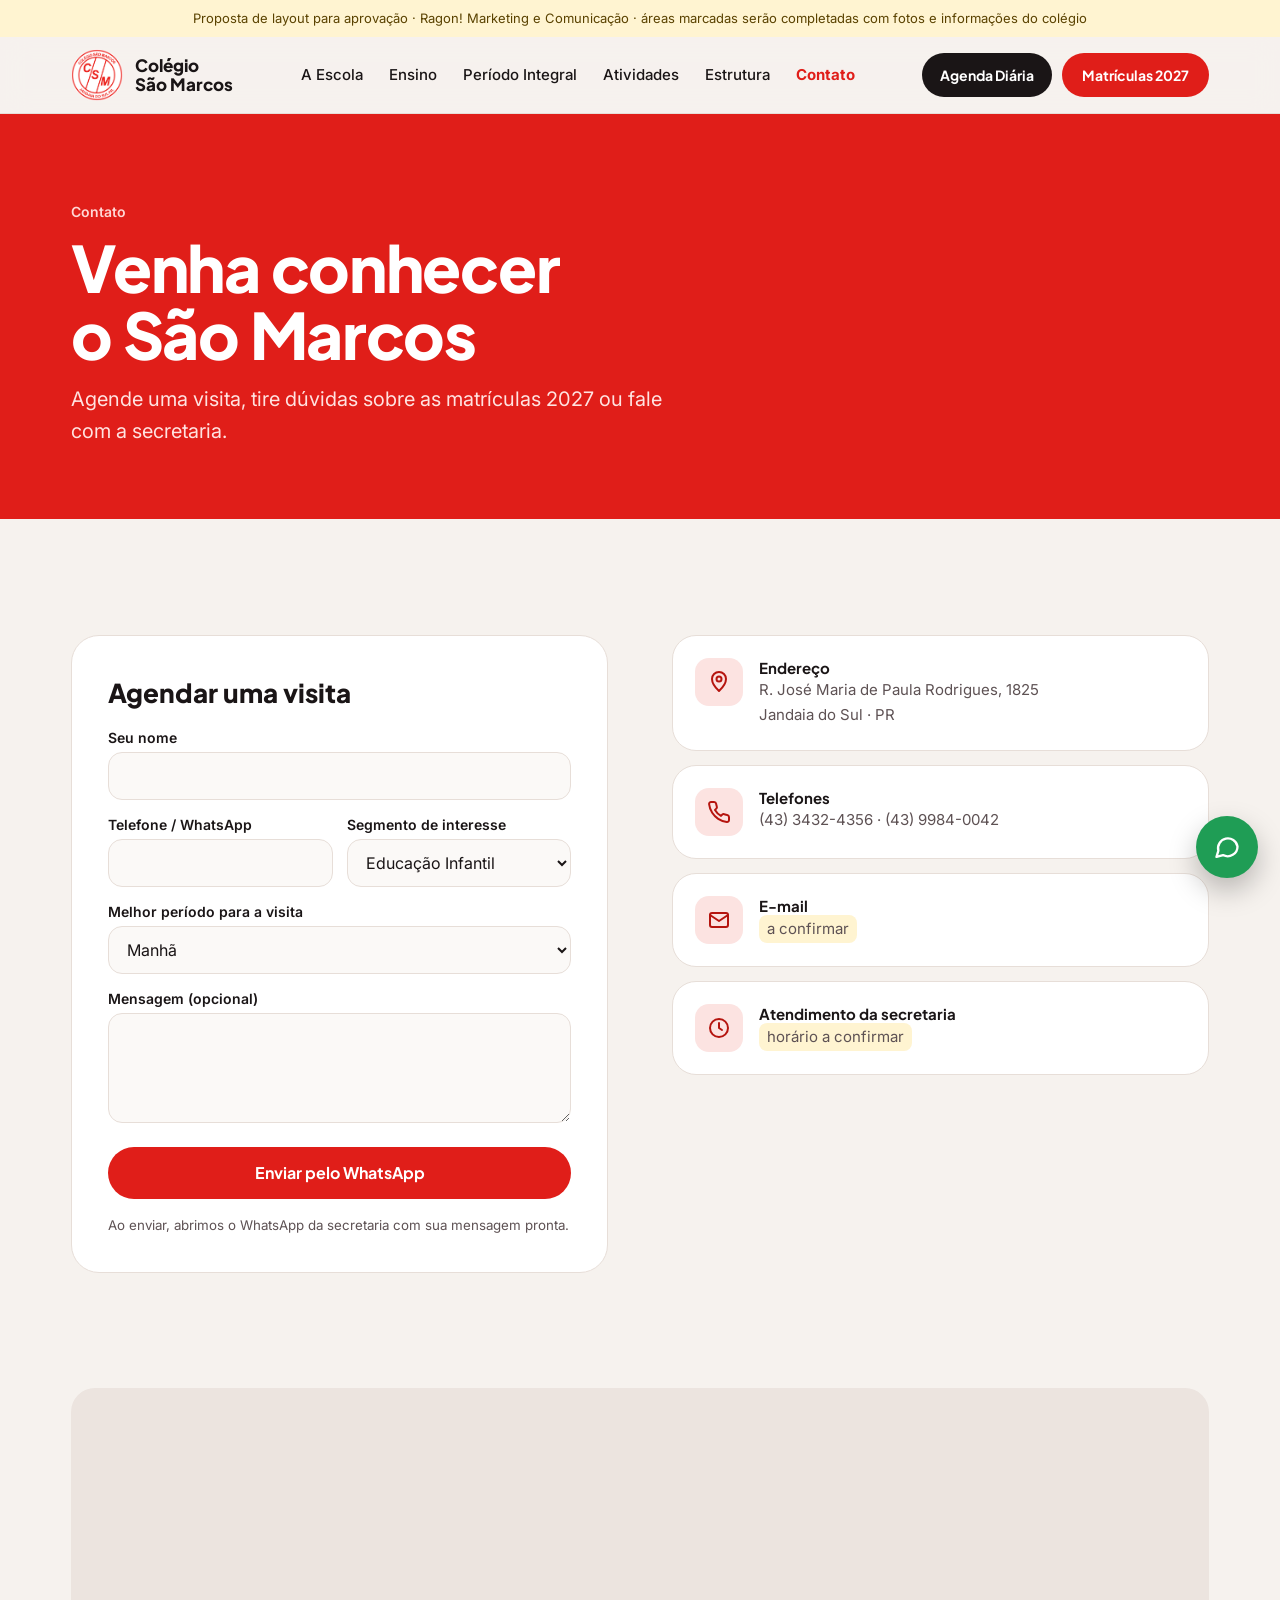
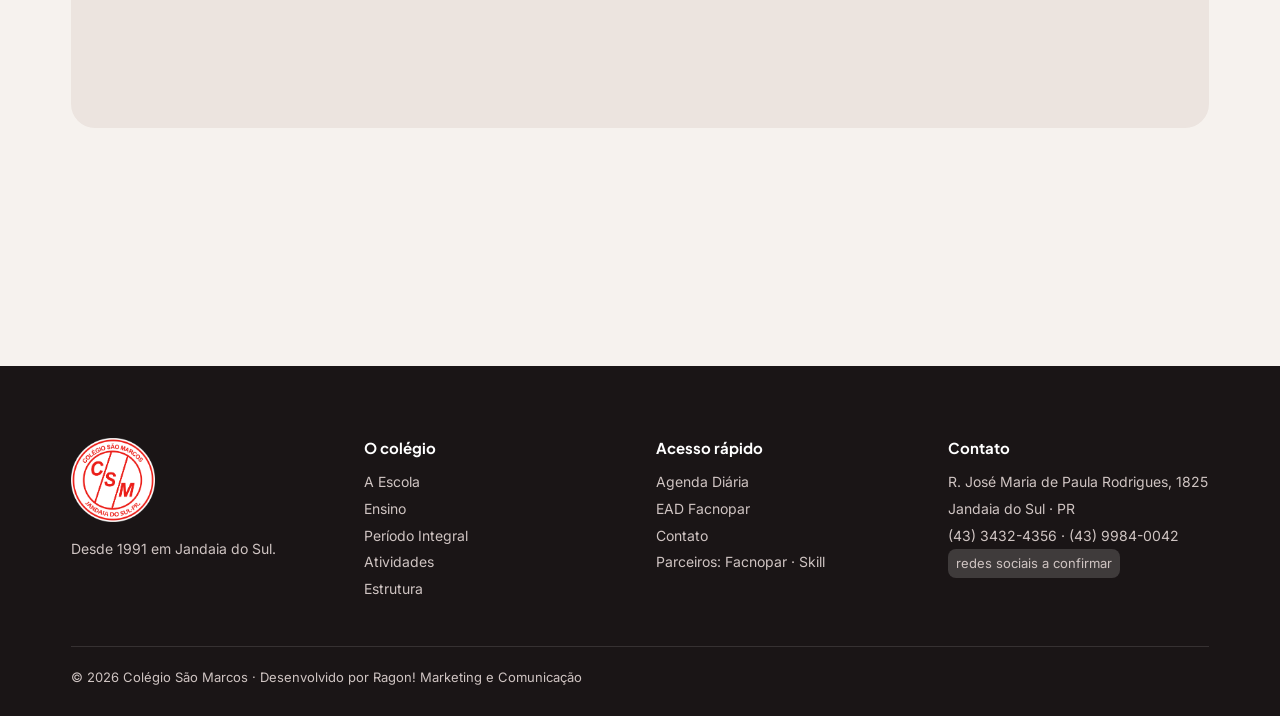
<file: contato.html>
<!DOCTYPE html>
<html lang="pt-BR">
<head>
<meta charset="utf-8">
<meta name="viewport" content="width=device-width, initial-scale=1">
<title>Contato — Colégio São Marcos</title>
<meta name="description" content="Colégio São Marcos, em Jandaia do Sul desde 1991. Da Educação Infantil ao Ensino Médio.">
<meta name="robots" content="noindex, nofollow">
<link rel="icon" href="img/logo.png">
<link rel="preconnect" href="https://fonts.googleapis.com">
<link rel="preconnect" href="https://fonts.gstatic.com" crossorigin>
<link href="https://fonts.googleapis.com/css2?family=Plus+Jakarta+Sans:wght@500;600;700;800&family=Inter:wght@400;500;600&display=swap" rel="stylesheet">
<link rel="stylesheet" href="css/site.css">
</head>
<body>
<div class="proposta">Proposta de layout para aprovação · Ragon! Marketing e Comunicação · áreas marcadas serão completadas com fotos e informações do colégio</div>
<header>
  <div class="wrap hd">
    <a class="brand" href="./"><img src="img/logo.png" alt="Selo do Colégio São Marcos"><span>Colégio<br>São Marcos</span></a>
    <nav class="main" aria-label="Principal"><a href="escola.html">A Escola</a><a href="ensino.html">Ensino</a><a href="integral.html">Período Integral</a><a href="atividades.html">Atividades</a><a href="estrutura.html">Estrutura</a><a href="contato.html" aria-current="page">Contato</a></nav>
    <div class="hd-cta">
      <a class="btn btn-dark" href="agenda.html" style="min-height:44px;padding:0 18px;font-size:14px">Agenda Diária</a>
      <a class="btn btn-red" href="contato.html#visita" style="min-height:44px;padding:0 20px;font-size:14px">Matrículas 2027</a>
      <button class="burger" id="burger" aria-label="Abrir menu" aria-expanded="false"><svg width="22" height="22" viewBox="0 0 24 24" fill="none" stroke="#1A1516" stroke-width="2" stroke-linecap="round" aria-hidden="true"><path d="M4 7h16M4 12h16M4 17h16"/></svg></button>
    </div>
  </div>
  <div class="drawer" id="drawer"><a href="escola.html">A Escola</a><a href="ensino.html">Ensino</a><a href="integral.html">Período Integral</a><a href="atividades.html">Atividades</a><a href="estrutura.html">Estrutura</a><a href="contato.html">Contato</a><a href="agenda.html">Agenda Diária</a><a href="https://www.facnopar.com.br/">EAD Facnopar</a>
    <a class="btn btn-red" href="contato.html#visita" style="justify-content:center;margin-top:12px;border:0">Matrículas 2027</a>
  </div>
</header>

<section class="phero red"><div class="wrap">
  <span class="crumb">Contato</span>
  <h1>Venha conhecer o São Marcos</h1>
  <p>Agende uma visita, tire dúvidas sobre as matrículas 2027 ou fale com a secretaria.</p>
</div></section>
<section class="sec" id="visita"><div class="wrap two" style="align-items:start">
  <form class="form rv" id="visitaForm" data-whatsapp="">
    <h2 style="font-size:26px;font-weight:800">Agendar uma visita</h2>
    <div><label for="nome">Seu nome</label><input id="nome" name="nome" required autocomplete="name"></div>
    <div class="row2">
      <div><label for="tel">Telefone / WhatsApp</label><input id="tel" name="tel" required inputmode="tel" autocomplete="tel"></div>
      <div><label for="seg">Segmento de interesse</label><select id="seg" name="seg"><option>Educação Infantil</option><option>Fundamental I</option><option>Fundamental II</option><option>Ensino Médio</option><option>Período Integral</option></select></div>
    </div>
    <div><label for="periodo">Melhor período para a visita</label><select id="periodo" name="periodo"><option>Manhã</option><option>Tarde</option></select></div>
    <div><label for="msg">Mensagem (opcional)</label><textarea id="msg" name="msg"></textarea></div>
    <button class="btn btn-red" type="submit">Enviar pelo WhatsApp</button>
    <small>Ao enviar, abrimos o WhatsApp da secretaria com sua mensagem pronta.</small>
    <div class="note" id="formOk" hidden>Prévia: o número de WhatsApp da secretaria ainda será confirmado. No site final, este botão abre a conversa com a mensagem pronta.</div>
  </form>
  <div class="info rv">
    <div class="c"><div class="ico"><svg width="24" height="24" viewBox="0 0 24 24" fill="none" stroke="#B5150F" stroke-width="2" stroke-linecap="round" stroke-linejoin="round" aria-hidden="true"><path d="M12 21s-7-6.5-7-12a7 7 0 0 1 14 0c0 5.5-7 12-7 12z"/><circle cx="12" cy="9" r="2.5"/></svg></div><div><b>Endereço</b><span>R. José Maria de Paula Rodrigues, 1825<br>Jandaia do Sul · PR</span></div></div>
    <div class="c"><div class="ico"><svg width="24" height="24" viewBox="0 0 24 24" fill="none" stroke="#B5150F" stroke-width="2" stroke-linecap="round" stroke-linejoin="round" aria-hidden="true"><path d="M22 16.9v3a2 2 0 0 1-2.2 2 19.8 19.8 0 0 1-8.6-3.1 19.5 19.5 0 0 1-6-6A19.8 19.8 0 0 1 2.1 4.2 2 2 0 0 1 4.1 2h3a2 2 0 0 1 2 1.7c.1 1 .4 1.9.7 2.8a2 2 0 0 1-.5 2.1L8 9.9a16 16 0 0 0 6 6l1.3-1.3a2 2 0 0 1 2.1-.4c.9.3 1.8.6 2.8.7a2 2 0 0 1 1.7 2z"/></svg></div><div><b>Telefones</b><span><a href="tel:+554334324356">(43) 3432-4356</a> · (43) 9984-0042</span></div></div>
    <div class="c"><div class="ico"><svg width="24" height="24" viewBox="0 0 24 24" fill="none" stroke="#B5150F" stroke-width="2" stroke-linecap="round" stroke-linejoin="round" aria-hidden="true"><rect x="3" y="5" width="18" height="14" rx="2"/><path d="M3 7l9 6 9-6"/></svg></div><div><b>E-mail</b><span><span class="pend l">a confirmar</span></span></div></div>
    <div class="c"><div class="ico"><svg width="24" height="24" viewBox="0 0 24 24" fill="none" stroke="#B5150F" stroke-width="2" stroke-linecap="round" stroke-linejoin="round" aria-hidden="true"><circle cx="12" cy="12" r="9"/><path d="M12 7v5l3 2"/></svg></div><div><b>Atendimento da secretaria</b><span><span class="pend l">horário a confirmar</span></span></div></div>
  </div>
</div></section>
<section class="sec" style="padding-top:0"><div class="wrap">
  <iframe class="map rv" title="Mapa do Colégio São Marcos" loading="lazy" src="https://www.google.com/maps?q=R.+Jos%C3%A9+Maria+de+Paula+Rodrigues,+1825,+Jandaia+do+Sul+-+PR&output=embed"></iframe>
</div></section>
<footer>
  <div class="wrap">
    <div class="ft">
      <div><img src="img/logo.png" alt="Colégio São Marcos" style="width:84px;height:84px"><p style="margin-top:14px">Desde 1991 em Jandaia do Sul.</p></div>
      <div><h4>O colégio</h4><p><a href="escola.html">A Escola</a><br><a href="ensino.html">Ensino</a><br><a href="integral.html">Período Integral</a><br><a href="atividades.html">Atividades</a><br><a href="estrutura.html">Estrutura</a></p></div>
      <div><h4>Acesso rápido</h4><p><a href="agenda.html">Agenda Diária</a><br><a href="https://www.facnopar.com.br/">EAD Facnopar</a><br><a href="contato.html">Contato</a><br>Parceiros: Facnopar · Skill</p></div>
      <div><h4>Contato</h4><p>R. José Maria de Paula Rodrigues, 1825<br>Jandaia do Sul · PR<br>(43) 3432-4356 · (43) 9984-0042<br><span class="pend">redes sociais a confirmar</span></p></div>
    </div>
    <div class="copy">© 2026 Colégio São Marcos · Desenvolvido por Ragon! Marketing e Comunicação</div>
  </div>
</footer>
<a class="wa" href="contato.html#visita" aria-label="Fale conosco"><svg width="28" height="28" viewBox="0 0 24 24" fill="none" stroke="#fff" stroke-width="2" stroke-linecap="round" stroke-linejoin="round" aria-hidden="true"><path d="M21 11.5a8.4 8.4 0 0 1-12.4 7.4L3 20.5l1.6-5.4A8.4 8.4 0 1 1 21 11.5z"/></svg></a>
<script>
{
  const b=document.getElementById('burger'),d=document.getElementById('drawer');
  if(b){b.addEventListener('click',()=>{const o=d.classList.toggle('open');b.setAttribute('aria-expanded',o)});d.querySelectorAll('a').forEach(a=>a.addEventListener('click',()=>d.classList.remove('open')));}
  const r=document.getElementById('rail');
  if(r){const step=()=>r.querySelector('.moment').offsetWidth+28;
    document.getElementById('prev').addEventListener('click',()=>r.scrollBy({left:-step(),behavior:'smooth'}));
    document.getElementById('next').addEventListener('click',()=>r.scrollBy({left:step(),behavior:'smooth'}));}
  const io=new IntersectionObserver(es=>es.forEach(e=>{if(e.isIntersecting){e.target.classList.add('in');io.unobserve(e.target)}}),{threshold:.12});
  document.querySelectorAll('.rv').forEach(el=>io.observe(el));
  const f=document.getElementById('visitaForm');
  if(f){f.addEventListener('submit',e=>{e.preventDefault();
    const v=n=>f.elements[n].value.trim();
    const msg=`Olá! Gostaria de agendar uma visita ao Colégio São Marcos.%0A%0ANome: ${encodeURIComponent(v('nome'))}%0ATelefone: ${encodeURIComponent(v('tel'))}%0ASegmento de interesse: ${encodeURIComponent(v('seg'))}%0AMelhor período: ${encodeURIComponent(v('periodo'))}%0A${v('msg')?'Mensagem: '+encodeURIComponent(v('msg')):''}`;
    const num=f.dataset.whatsapp;
    const ok=document.getElementById('formOk');
    if(num){window.location.href=`https://wa.me/${num}?text=${msg}`;}
    else{ok.hidden=false;ok.scrollIntoView({behavior:'smooth',block:'nearest'});}
  });}
}
</script>
</body>
</html>
</file>
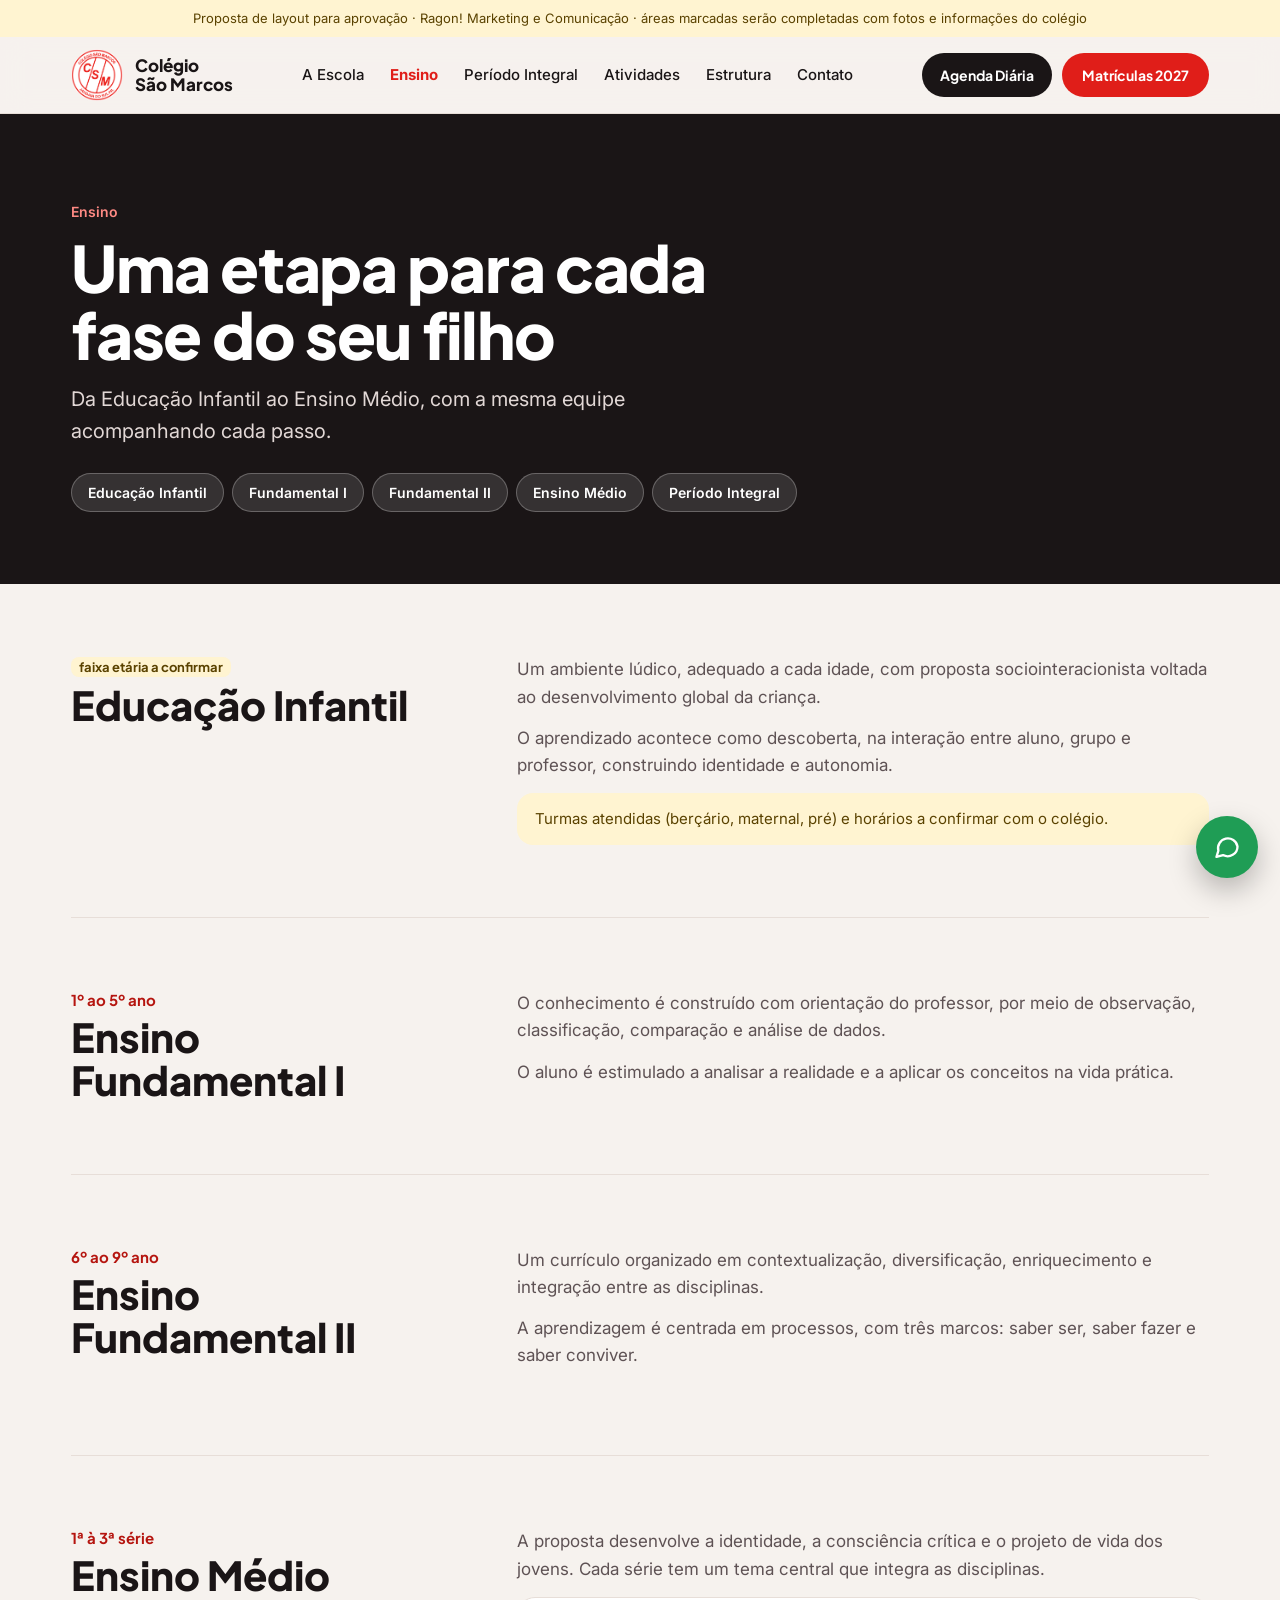
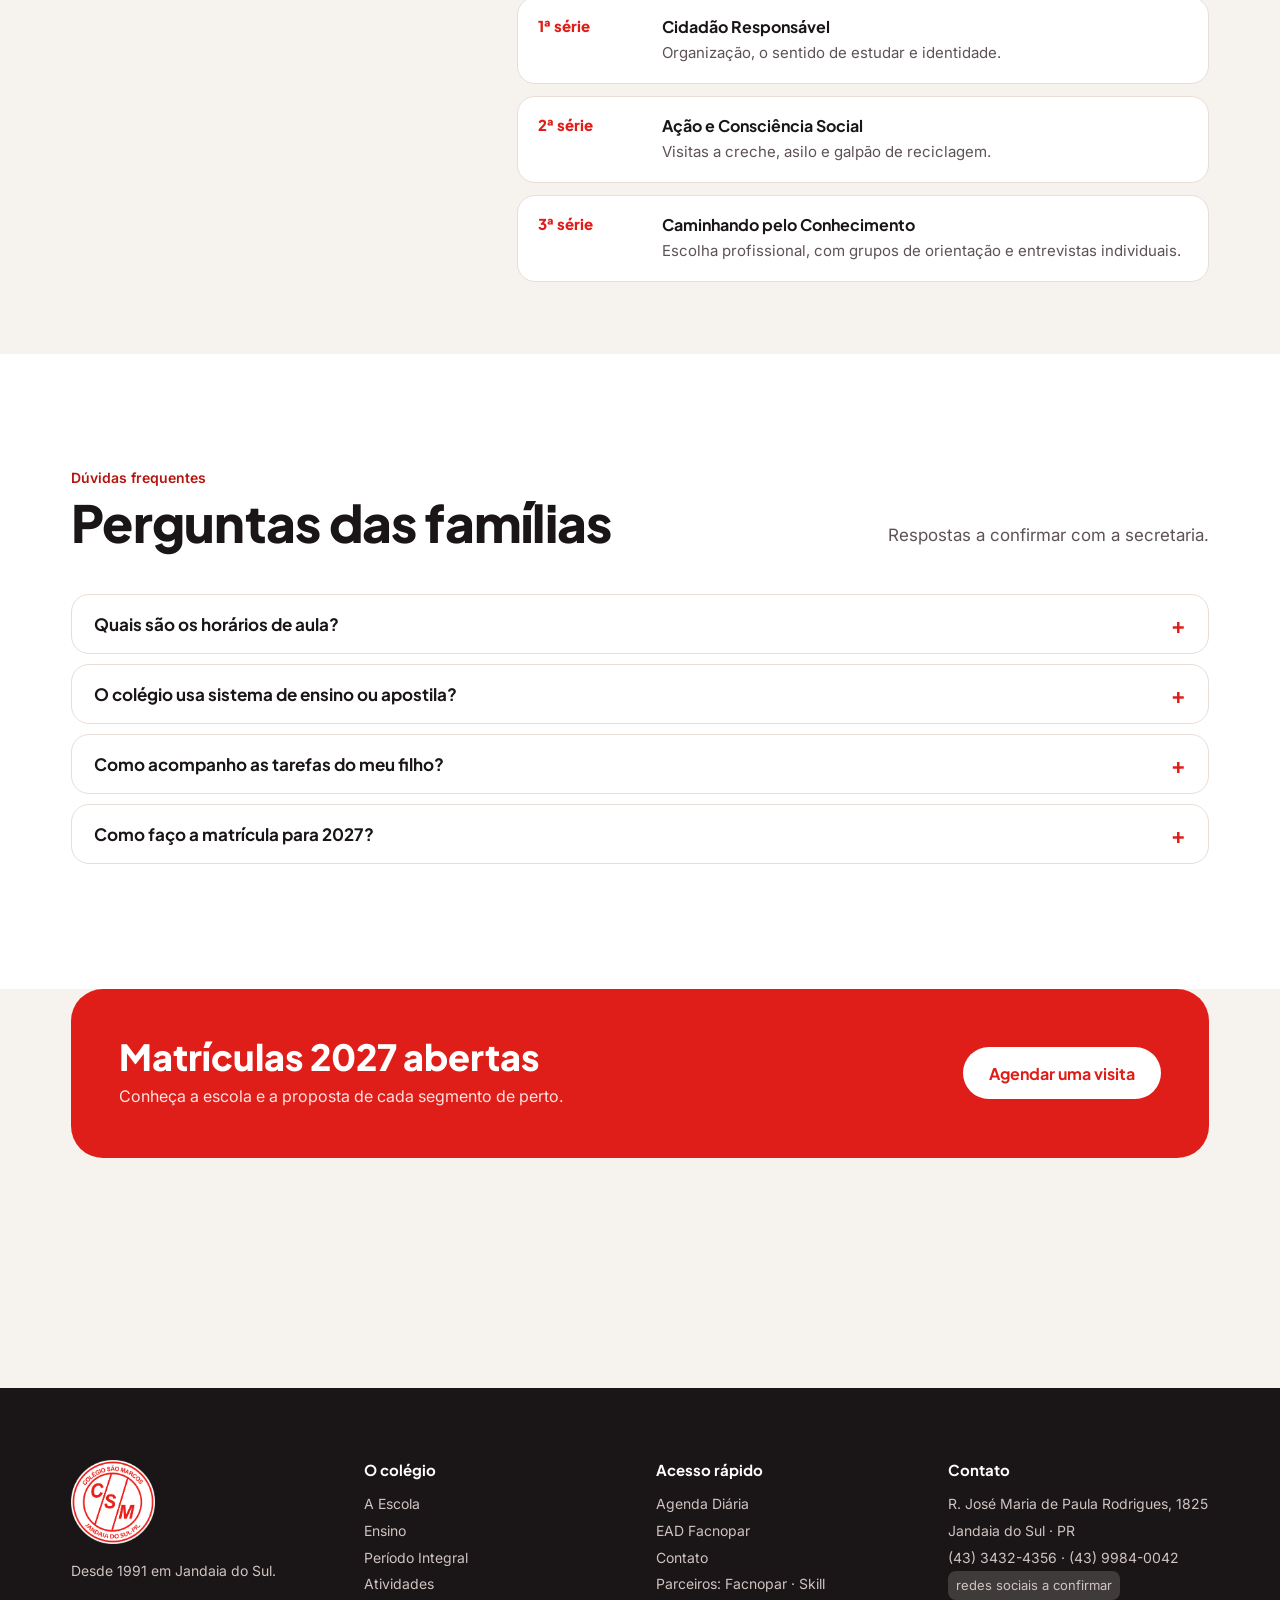
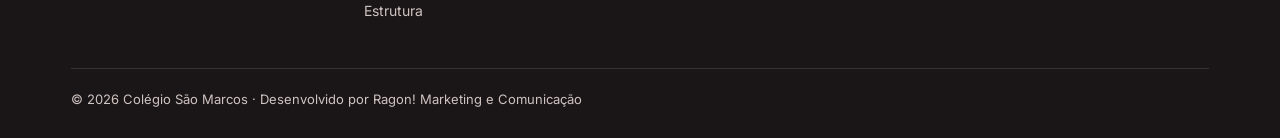
<file: ensino.html>
<!DOCTYPE html>
<html lang="pt-BR">
<head>
<meta charset="utf-8">
<meta name="viewport" content="width=device-width, initial-scale=1">
<title>Ensino — Colégio São Marcos</title>
<meta name="description" content="Colégio São Marcos, em Jandaia do Sul desde 1991. Da Educação Infantil ao Ensino Médio.">
<meta name="robots" content="noindex, nofollow">
<link rel="icon" href="img/logo.png">
<link rel="preconnect" href="https://fonts.googleapis.com">
<link rel="preconnect" href="https://fonts.gstatic.com" crossorigin>
<link href="https://fonts.googleapis.com/css2?family=Plus+Jakarta+Sans:wght@500;600;700;800&family=Inter:wght@400;500;600&display=swap" rel="stylesheet">
<link rel="stylesheet" href="css/site.css">
</head>
<body>
<div class="proposta">Proposta de layout para aprovação · Ragon! Marketing e Comunicação · áreas marcadas serão completadas com fotos e informações do colégio</div>
<header>
  <div class="wrap hd">
    <a class="brand" href="./"><img src="img/logo.png" alt="Selo do Colégio São Marcos"><span>Colégio<br>São Marcos</span></a>
    <nav class="main" aria-label="Principal"><a href="escola.html">A Escola</a><a href="ensino.html" aria-current="page">Ensino</a><a href="integral.html">Período Integral</a><a href="atividades.html">Atividades</a><a href="estrutura.html">Estrutura</a><a href="contato.html">Contato</a></nav>
    <div class="hd-cta">
      <a class="btn btn-dark" href="agenda.html" style="min-height:44px;padding:0 18px;font-size:14px">Agenda Diária</a>
      <a class="btn btn-red" href="contato.html#visita" style="min-height:44px;padding:0 20px;font-size:14px">Matrículas 2027</a>
      <button class="burger" id="burger" aria-label="Abrir menu" aria-expanded="false"><svg width="22" height="22" viewBox="0 0 24 24" fill="none" stroke="#1A1516" stroke-width="2" stroke-linecap="round" aria-hidden="true"><path d="M4 7h16M4 12h16M4 17h16"/></svg></button>
    </div>
  </div>
  <div class="drawer" id="drawer"><a href="escola.html">A Escola</a><a href="ensino.html">Ensino</a><a href="integral.html">Período Integral</a><a href="atividades.html">Atividades</a><a href="estrutura.html">Estrutura</a><a href="contato.html">Contato</a><a href="agenda.html">Agenda Diária</a><a href="https://www.facnopar.com.br/">EAD Facnopar</a>
    <a class="btn btn-red" href="contato.html#visita" style="justify-content:center;margin-top:12px;border:0">Matrículas 2027</a>
  </div>
</header>

<section class="phero"><div class="wrap">
  <span class="crumb">Ensino</span>
  <h1>Uma etapa para cada fase do seu filho</h1>
  <p>Da Educação Infantil ao Ensino Médio, com a mesma equipe acompanhando cada passo.</p>
  <nav class="subnav" aria-label="Segmentos"><a href="#infantil">Educação Infantil</a><a href="#fund1">Fundamental I</a><a href="#fund2">Fundamental II</a><a href="#medio">Ensino Médio</a><a href="integral.html">Período Integral</a></nav>
</div></section>

<section><div class="wrap">
  <article class="seg rv" id="infantil">
    <div><div class="lvl"><span class="pend l">faixa etária a confirmar</span></div><h2>Educação Infantil</h2></div>
    <div><p>Um ambiente lúdico, adequado a cada idade, com proposta sociointeracionista voltada ao desenvolvimento global da criança.</p>
    <p>O aprendizado acontece como descoberta, na interação entre aluno, grupo e professor, construindo identidade e autonomia.</p>
    <div class="note">Turmas atendidas (berçário, maternal, pré) e horários a confirmar com o colégio.</div></div>
  </article>
  <article class="seg rv" id="fund1">
    <div><div class="lvl">1º ao 5º ano</div><h2>Ensino Fundamental I</h2></div>
    <div><p>O conhecimento é construído com orientação do professor, por meio de observação, classificação, comparação e análise de dados.</p>
    <p>O aluno é estimulado a analisar a realidade e a aplicar os conceitos na vida prática.</p></div>
  </article>
  <article class="seg rv" id="fund2">
    <div><div class="lvl">6º ao 9º ano</div><h2>Ensino Fundamental II</h2></div>
    <div><p>Um currículo organizado em contextualização, diversificação, enriquecimento e integração entre as disciplinas.</p>
    <p>A aprendizagem é centrada em processos, com três marcos: saber ser, saber fazer e saber conviver.</p></div>
  </article>
  <article class="seg rv" id="medio">
    <div><div class="lvl">1ª à 3ª série</div><h2>Ensino Médio</h2></div>
    <div><p>A proposta desenvolve a identidade, a consciência crítica e o projeto de vida dos jovens. Cada série tem um tema central que integra as disciplinas.</p>
    <div class="themes">
      <div class="theme"><b>1ª série</b><div><h4>Cidadão Responsável</h4><p>Organização, o sentido de estudar e identidade.</p></div></div>
      <div class="theme"><b>2ª série</b><div><h4>Ação e Consciência Social</h4><p>Visitas a creche, asilo e galpão de reciclagem.</p></div></div>
      <div class="theme"><b>3ª série</b><div><h4>Caminhando pelo Conhecimento</h4><p>Escolha profissional, com grupos de orientação e entrevistas individuais.</p></div></div>
    </div></div>
  </article>
</div></section>

<section class="sec" style="background:#fff"><div class="wrap">
  <div class="sec-head rv"><div><div class="eyebrow">Dúvidas frequentes</div><h2>Perguntas das famílias</h2></div><p>Respostas a confirmar com a secretaria.</p></div>
  <div class="faq rv">
    <details><summary>Quais são os horários de aula?</summary><p><span class="pend l">horários de cada segmento a confirmar</span></p></details>
    <details><summary>O colégio usa sistema de ensino ou apostila?</summary><p><span class="pend l">a confirmar</span></p></details>
    <details><summary>Como acompanho as tarefas do meu filho?</summary><p>Pela <a href="agenda.html" style="color:var(--red);font-weight:600">Agenda Diária</a>, publicada todos os dias com o conteúdo e as tarefas de cada turma.</p></details>
    <details><summary>Como faço a matrícula para 2027?</summary><p>Agende uma visita pela página de <a href="contato.html#visita" style="color:var(--red);font-weight:600">contato</a> e nossa secretaria orienta sobre documentos e valores.</p></details>
  </div>
</div></section>
<section class="sec" style="padding-top:0"><div class="wrap"><div class="ctaband rv">
  <div><h2>Matrículas 2027 abertas</h2><p>Conheça a escola e a proposta de cada segmento de perto.</p></div>
  <a class="btn" href="contato.html#visita" style="background:#fff;color:var(--red)">Agendar uma visita</a>
</div></div></section>
<footer>
  <div class="wrap">
    <div class="ft">
      <div><img src="img/logo.png" alt="Colégio São Marcos" style="width:84px;height:84px"><p style="margin-top:14px">Desde 1991 em Jandaia do Sul.</p></div>
      <div><h4>O colégio</h4><p><a href="escola.html">A Escola</a><br><a href="ensino.html">Ensino</a><br><a href="integral.html">Período Integral</a><br><a href="atividades.html">Atividades</a><br><a href="estrutura.html">Estrutura</a></p></div>
      <div><h4>Acesso rápido</h4><p><a href="agenda.html">Agenda Diária</a><br><a href="https://www.facnopar.com.br/">EAD Facnopar</a><br><a href="contato.html">Contato</a><br>Parceiros: Facnopar · Skill</p></div>
      <div><h4>Contato</h4><p>R. José Maria de Paula Rodrigues, 1825<br>Jandaia do Sul · PR<br>(43) 3432-4356 · (43) 9984-0042<br><span class="pend">redes sociais a confirmar</span></p></div>
    </div>
    <div class="copy">© 2026 Colégio São Marcos · Desenvolvido por Ragon! Marketing e Comunicação</div>
  </div>
</footer>
<a class="wa" href="contato.html#visita" aria-label="Fale conosco"><svg width="28" height="28" viewBox="0 0 24 24" fill="none" stroke="#fff" stroke-width="2" stroke-linecap="round" stroke-linejoin="round" aria-hidden="true"><path d="M21 11.5a8.4 8.4 0 0 1-12.4 7.4L3 20.5l1.6-5.4A8.4 8.4 0 1 1 21 11.5z"/></svg></a>
<script>
{
  const b=document.getElementById('burger'),d=document.getElementById('drawer');
  if(b){b.addEventListener('click',()=>{const o=d.classList.toggle('open');b.setAttribute('aria-expanded',o)});d.querySelectorAll('a').forEach(a=>a.addEventListener('click',()=>d.classList.remove('open')));}
  const r=document.getElementById('rail');
  if(r){const step=()=>r.querySelector('.moment').offsetWidth+28;
    document.getElementById('prev').addEventListener('click',()=>r.scrollBy({left:-step(),behavior:'smooth'}));
    document.getElementById('next').addEventListener('click',()=>r.scrollBy({left:step(),behavior:'smooth'}));}
  const io=new IntersectionObserver(es=>es.forEach(e=>{if(e.isIntersecting){e.target.classList.add('in');io.unobserve(e.target)}}),{threshold:.12});
  document.querySelectorAll('.rv').forEach(el=>io.observe(el));
  const f=document.getElementById('visitaForm');
  if(f){f.addEventListener('submit',e=>{e.preventDefault();
    const v=n=>f.elements[n].value.trim();
    const msg=`Olá! Gostaria de agendar uma visita ao Colégio São Marcos.%0A%0ANome: ${encodeURIComponent(v('nome'))}%0ATelefone: ${encodeURIComponent(v('tel'))}%0ASegmento de interesse: ${encodeURIComponent(v('seg'))}%0AMelhor período: ${encodeURIComponent(v('periodo'))}%0A${v('msg')?'Mensagem: '+encodeURIComponent(v('msg')):''}`;
    const num=f.dataset.whatsapp;
    const ok=document.getElementById('formOk');
    if(num){window.location.href=`https://wa.me/${num}?text=${msg}`;}
    else{ok.hidden=false;ok.scrollIntoView({behavior:'smooth',block:'nearest'});}
  });}
}
</script>
</body>
</html>
</file>
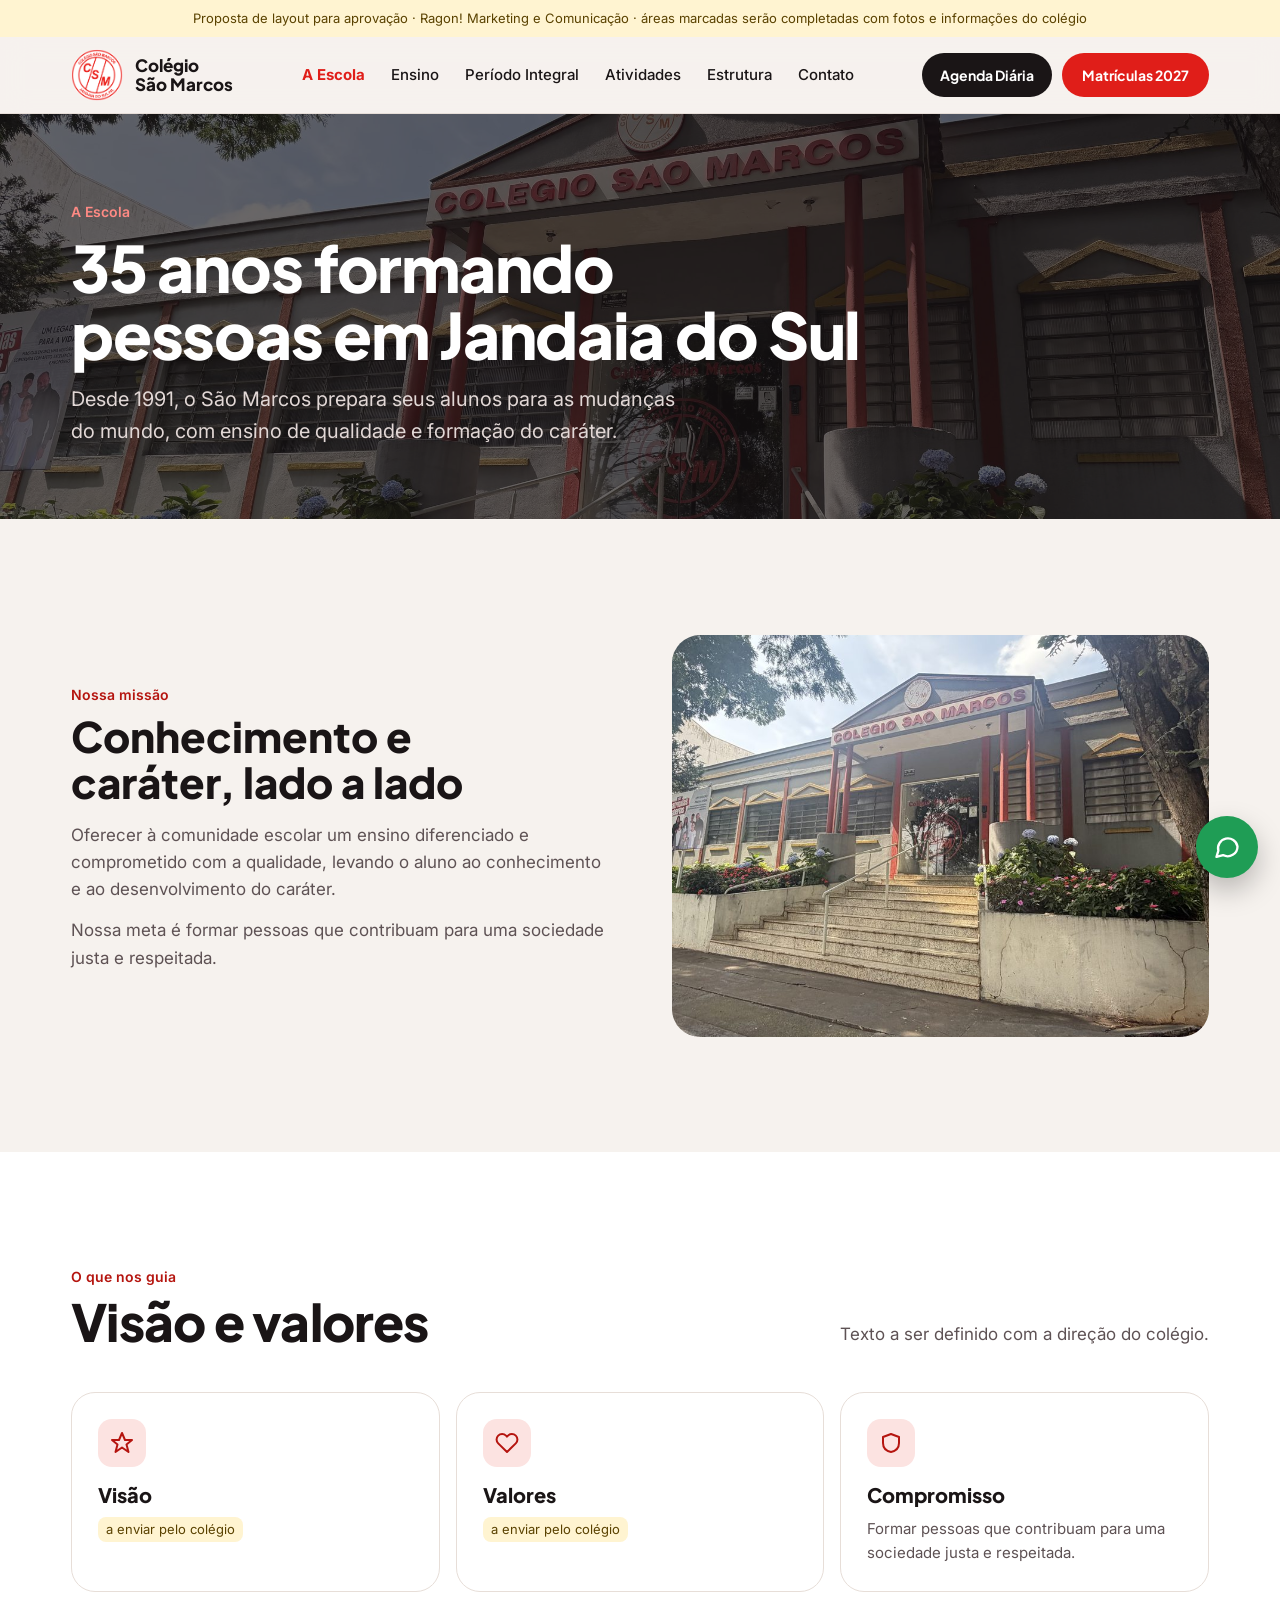
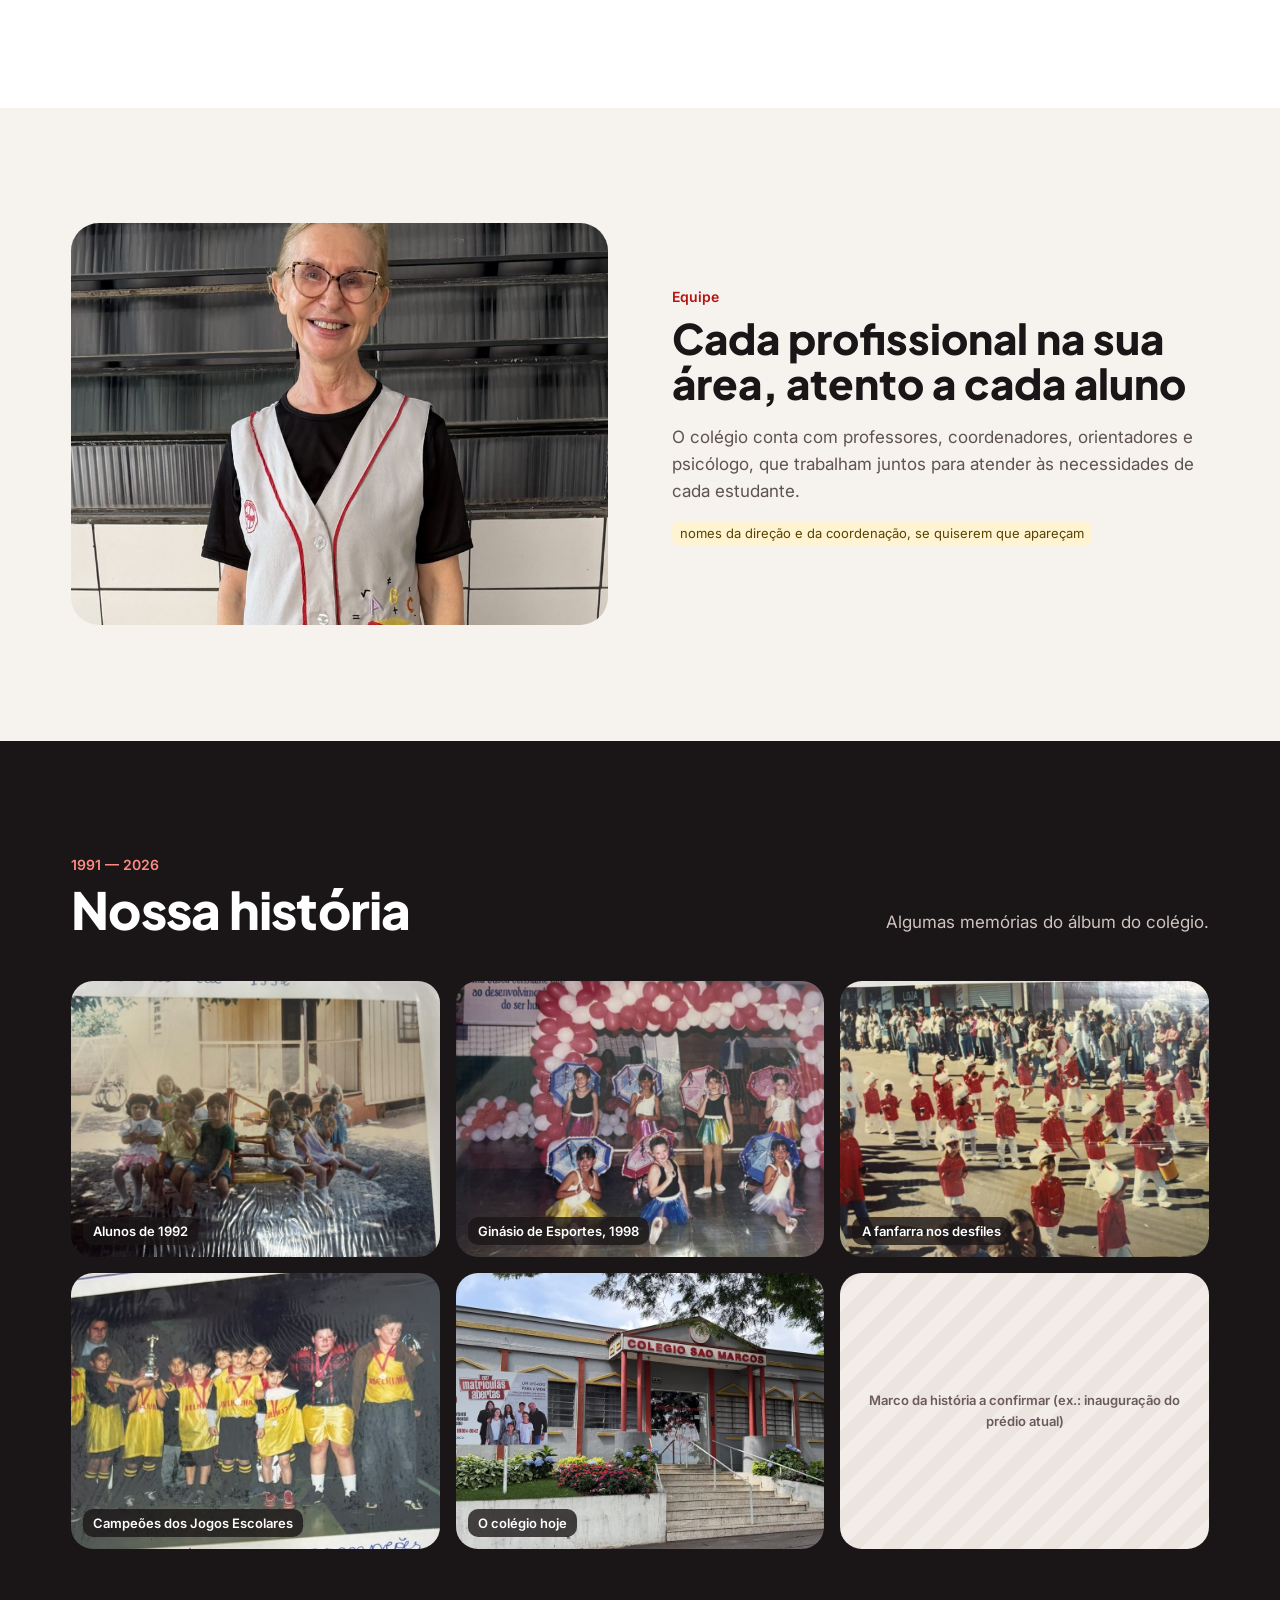
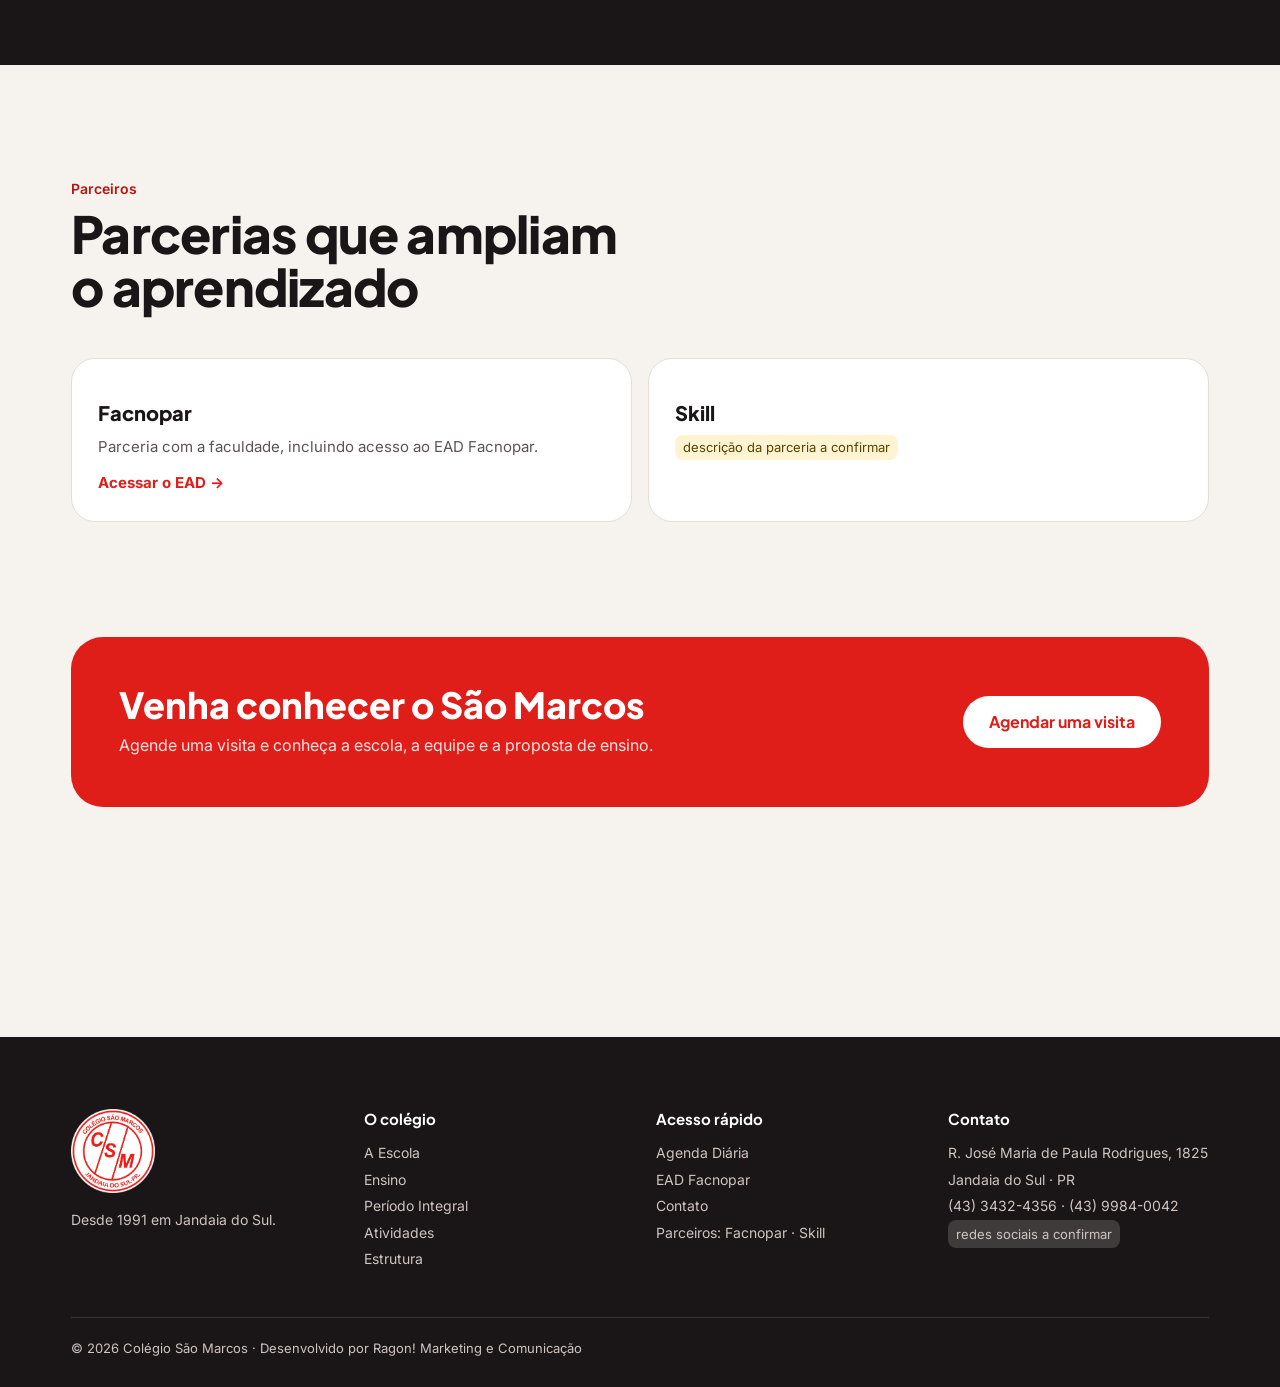
<file: escola.html>
<!DOCTYPE html>
<html lang="pt-BR">
<head>
<meta charset="utf-8">
<meta name="viewport" content="width=device-width, initial-scale=1">
<title>A Escola — Colégio São Marcos</title>
<meta name="description" content="Colégio São Marcos, em Jandaia do Sul desde 1991. Da Educação Infantil ao Ensino Médio.">
<meta name="robots" content="noindex, nofollow">
<link rel="icon" href="img/logo.png">
<link rel="preconnect" href="https://fonts.googleapis.com">
<link rel="preconnect" href="https://fonts.gstatic.com" crossorigin>
<link href="https://fonts.googleapis.com/css2?family=Plus+Jakarta+Sans:wght@500;600;700;800&family=Inter:wght@400;500;600&display=swap" rel="stylesheet">
<link rel="stylesheet" href="css/site.css">
</head>
<body>
<div class="proposta">Proposta de layout para aprovação · Ragon! Marketing e Comunicação · áreas marcadas serão completadas com fotos e informações do colégio</div>
<header>
  <div class="wrap hd">
    <a class="brand" href="./"><img src="img/logo.png" alt="Selo do Colégio São Marcos"><span>Colégio<br>São Marcos</span></a>
    <nav class="main" aria-label="Principal"><a href="escola.html" aria-current="page">A Escola</a><a href="ensino.html">Ensino</a><a href="integral.html">Período Integral</a><a href="atividades.html">Atividades</a><a href="estrutura.html">Estrutura</a><a href="contato.html">Contato</a></nav>
    <div class="hd-cta">
      <a class="btn btn-dark" href="agenda.html" style="min-height:44px;padding:0 18px;font-size:14px">Agenda Diária</a>
      <a class="btn btn-red" href="contato.html#visita" style="min-height:44px;padding:0 20px;font-size:14px">Matrículas 2027</a>
      <button class="burger" id="burger" aria-label="Abrir menu" aria-expanded="false"><svg width="22" height="22" viewBox="0 0 24 24" fill="none" stroke="#1A1516" stroke-width="2" stroke-linecap="round" aria-hidden="true"><path d="M4 7h16M4 12h16M4 17h16"/></svg></button>
    </div>
  </div>
  <div class="drawer" id="drawer"><a href="escola.html">A Escola</a><a href="ensino.html">Ensino</a><a href="integral.html">Período Integral</a><a href="atividades.html">Atividades</a><a href="estrutura.html">Estrutura</a><a href="contato.html">Contato</a><a href="agenda.html">Agenda Diária</a><a href="https://www.facnopar.com.br/">EAD Facnopar</a>
    <a class="btn btn-red" href="contato.html#visita" style="justify-content:center;margin-top:12px;border:0">Matrículas 2027</a>
  </div>
</header>

<section class="phero img"><img src="img/hero-fachada-wide.jpg" alt=""><div class="wrap">
  <span class="crumb">A Escola</span>
  <h1>35 anos formando pessoas em Jandaia do Sul</h1>
  <p>Desde 1991, o São Marcos prepara seus alunos para as mudanças do mundo, com ensino de qualidade e formação do caráter.</p>
</div></section>

<section class="sec"><div class="wrap two">
  <div class="prose rv">
    <div class="eyebrow">Nossa missão</div>
    <h2>Conhecimento e caráter, lado a lado</h2>
    <p>Oferecer à comunidade escolar um ensino diferenciado e comprometido com a qualidade, levando o aluno ao conhecimento e ao desenvolvimento do caráter.</p>
    <p>Nossa meta é formar pessoas que contribuam para uma sociedade justa e respeitada.</p>
  </div>
  <img class="rimg rv" src="img/galeria-escadaria.jpg" alt="Entrada do Colégio São Marcos">
</div></section>

<section class="sec" style="background:#fff"><div class="wrap">
  <div class="sec-head rv"><div><div class="eyebrow">O que nos guia</div><h2>Visão e valores</h2></div><p>Texto a ser definido com a direção do colégio.</p></div>
  <div class="cards3">
    <div class="c rv"><div class="ico"><svg width="24" height="24" viewBox="0 0 24 24" fill="none" stroke="#B5150F" stroke-width="2" stroke-linecap="round" stroke-linejoin="round" aria-hidden="true"><path d="M12 2l3 7h7l-5.5 4.5L18.5 21 12 16.5 5.5 21l2-7.5L2 9h7z"/></svg></div><h3>Visão</h3><p><span class="pend l">a enviar pelo colégio</span></p></div>
    <div class="c rv"><div class="ico"><svg width="24" height="24" viewBox="0 0 24 24" fill="none" stroke="#B5150F" stroke-width="2" stroke-linecap="round" stroke-linejoin="round" aria-hidden="true"><path d="M20.8 4.6a5.5 5.5 0 0 0-7.8 0L12 5.7l-1-1.1a5.5 5.5 0 0 0-7.8 7.8L12 21l8.8-8.6a5.5 5.5 0 0 0 0-7.8z"/></svg></div><h3>Valores</h3><p><span class="pend l">a enviar pelo colégio</span></p></div>
    <div class="c rv"><div class="ico"><svg width="24" height="24" viewBox="0 0 24 24" fill="none" stroke="#B5150F" stroke-width="2" stroke-linecap="round" stroke-linejoin="round" aria-hidden="true"><path d="M12 3l8 3v6c0 5-3.5 8-8 9-4.5-1-8-4-8-9V6z"/></svg></div><h3>Compromisso</h3><p>Formar pessoas que contribuam para uma sociedade justa e respeitada.</p></div>
  </div>
</div></section>

<section class="sec"><div class="wrap two">
  <img class="rimg rv" src="img/equipe.jpg" alt="Professora do Colégio São Marcos" style="object-position:center 20%">
  <div class="prose rv">
    <div class="eyebrow">Equipe</div>
    <h2>Cada profissional na sua área, atento a cada aluno</h2>
    <p>O colégio conta com professores, coordenadores, orientadores e psicólogo, que trabalham juntos para atender às necessidades de cada estudante.</p>
    <p><span class="pend l">nomes da direção e da coordenação, se quiserem que apareçam</span></p>
  </div>
</div></section>

<section class="sec dark"><div class="wrap">
  <div class="sec-head rv"><div><div class="eyebrow">1991 — 2026</div><h2>Nossa história</h2></div><p>Algumas memórias do álbum do colégio.</p></div>
  <div class="grid-ph">
    <figure class="rv"><img src="img/h-1992.jpg" alt="Alunos de 1992 no parquinho"><figcaption>Alunos de 1992</figcaption></figure>
    <figure class="rv"><img src="img/h-ginasio.jpg" alt="Apresentação no Ginásio de Esportes em 1998"><figcaption>Ginásio de Esportes, 1998</figcaption></figure>
    <figure class="rv"><img src="img/h-fanfarra.jpg" alt="Fanfarra do colégio em desfile"><figcaption>A fanfarra nos desfiles</figcaption></figure>
    <figure class="rv"><img src="img/h-campeoes.jpg" alt="Campeões dos Jogos Escolares"><figcaption>Campeões dos Jogos Escolares</figcaption></figure>
    <figure class="rv"><img src="img/galeria-fachada.jpg" alt="Fachada atual do colégio"><figcaption>O colégio hoje</figcaption></figure>
    <div class="ph rv" style="border-radius:22px">Marco da história a confirmar (ex.: inauguração do prédio atual)</div>
  </div>
</div></section>

<section class="sec"><div class="wrap">
  <div class="sec-head rv"><div><div class="eyebrow">Parceiros</div><h2>Parcerias que ampliam o aprendizado</h2></div></div>
  <div class="cards2">
    <div class="c rv"><h3>Facnopar</h3><p>Parceria com a faculdade, incluindo acesso ao EAD Facnopar.</p><p style="margin-top:12px"><a href="https://www.facnopar.com.br/" style="color:var(--red);font-weight:700">Acessar o EAD →</a></p></div>
    <div class="c rv"><h3>Skill</h3><p><span class="pend l">descrição da parceria a confirmar</span></p></div>
  </div>
</div></section>
<section class="sec" style="padding-top:0"><div class="wrap"><div class="ctaband rv">
  <div><h2>Venha conhecer o São Marcos</h2><p>Agende uma visita e conheça a escola, a equipe e a proposta de ensino.</p></div>
  <a class="btn" href="contato.html#visita" style="background:#fff;color:var(--red)">Agendar uma visita</a>
</div></div></section>
<footer>
  <div class="wrap">
    <div class="ft">
      <div><img src="img/logo.png" alt="Colégio São Marcos" style="width:84px;height:84px"><p style="margin-top:14px">Desde 1991 em Jandaia do Sul.</p></div>
      <div><h4>O colégio</h4><p><a href="escola.html">A Escola</a><br><a href="ensino.html">Ensino</a><br><a href="integral.html">Período Integral</a><br><a href="atividades.html">Atividades</a><br><a href="estrutura.html">Estrutura</a></p></div>
      <div><h4>Acesso rápido</h4><p><a href="agenda.html">Agenda Diária</a><br><a href="https://www.facnopar.com.br/">EAD Facnopar</a><br><a href="contato.html">Contato</a><br>Parceiros: Facnopar · Skill</p></div>
      <div><h4>Contato</h4><p>R. José Maria de Paula Rodrigues, 1825<br>Jandaia do Sul · PR<br>(43) 3432-4356 · (43) 9984-0042<br><span class="pend">redes sociais a confirmar</span></p></div>
    </div>
    <div class="copy">© 2026 Colégio São Marcos · Desenvolvido por Ragon! Marketing e Comunicação</div>
  </div>
</footer>
<a class="wa" href="contato.html#visita" aria-label="Fale conosco"><svg width="28" height="28" viewBox="0 0 24 24" fill="none" stroke="#fff" stroke-width="2" stroke-linecap="round" stroke-linejoin="round" aria-hidden="true"><path d="M21 11.5a8.4 8.4 0 0 1-12.4 7.4L3 20.5l1.6-5.4A8.4 8.4 0 1 1 21 11.5z"/></svg></a>
<script>
{
  const b=document.getElementById('burger'),d=document.getElementById('drawer');
  if(b){b.addEventListener('click',()=>{const o=d.classList.toggle('open');b.setAttribute('aria-expanded',o)});d.querySelectorAll('a').forEach(a=>a.addEventListener('click',()=>d.classList.remove('open')));}
  const r=document.getElementById('rail');
  if(r){const step=()=>r.querySelector('.moment').offsetWidth+28;
    document.getElementById('prev').addEventListener('click',()=>r.scrollBy({left:-step(),behavior:'smooth'}));
    document.getElementById('next').addEventListener('click',()=>r.scrollBy({left:step(),behavior:'smooth'}));}
  const io=new IntersectionObserver(es=>es.forEach(e=>{if(e.isIntersecting){e.target.classList.add('in');io.unobserve(e.target)}}),{threshold:.12});
  document.querySelectorAll('.rv').forEach(el=>io.observe(el));
  const f=document.getElementById('visitaForm');
  if(f){f.addEventListener('submit',e=>{e.preventDefault();
    const v=n=>f.elements[n].value.trim();
    const msg=`Olá! Gostaria de agendar uma visita ao Colégio São Marcos.%0A%0ANome: ${encodeURIComponent(v('nome'))}%0ATelefone: ${encodeURIComponent(v('tel'))}%0ASegmento de interesse: ${encodeURIComponent(v('seg'))}%0AMelhor período: ${encodeURIComponent(v('periodo'))}%0A${v('msg')?'Mensagem: '+encodeURIComponent(v('msg')):''}`;
    const num=f.dataset.whatsapp;
    const ok=document.getElementById('formOk');
    if(num){window.location.href=`https://wa.me/${num}?text=${msg}`;}
    else{ok.hidden=false;ok.scrollIntoView({behavior:'smooth',block:'nearest'});}
  });}
}
</script>
</body>
</html>
</file>
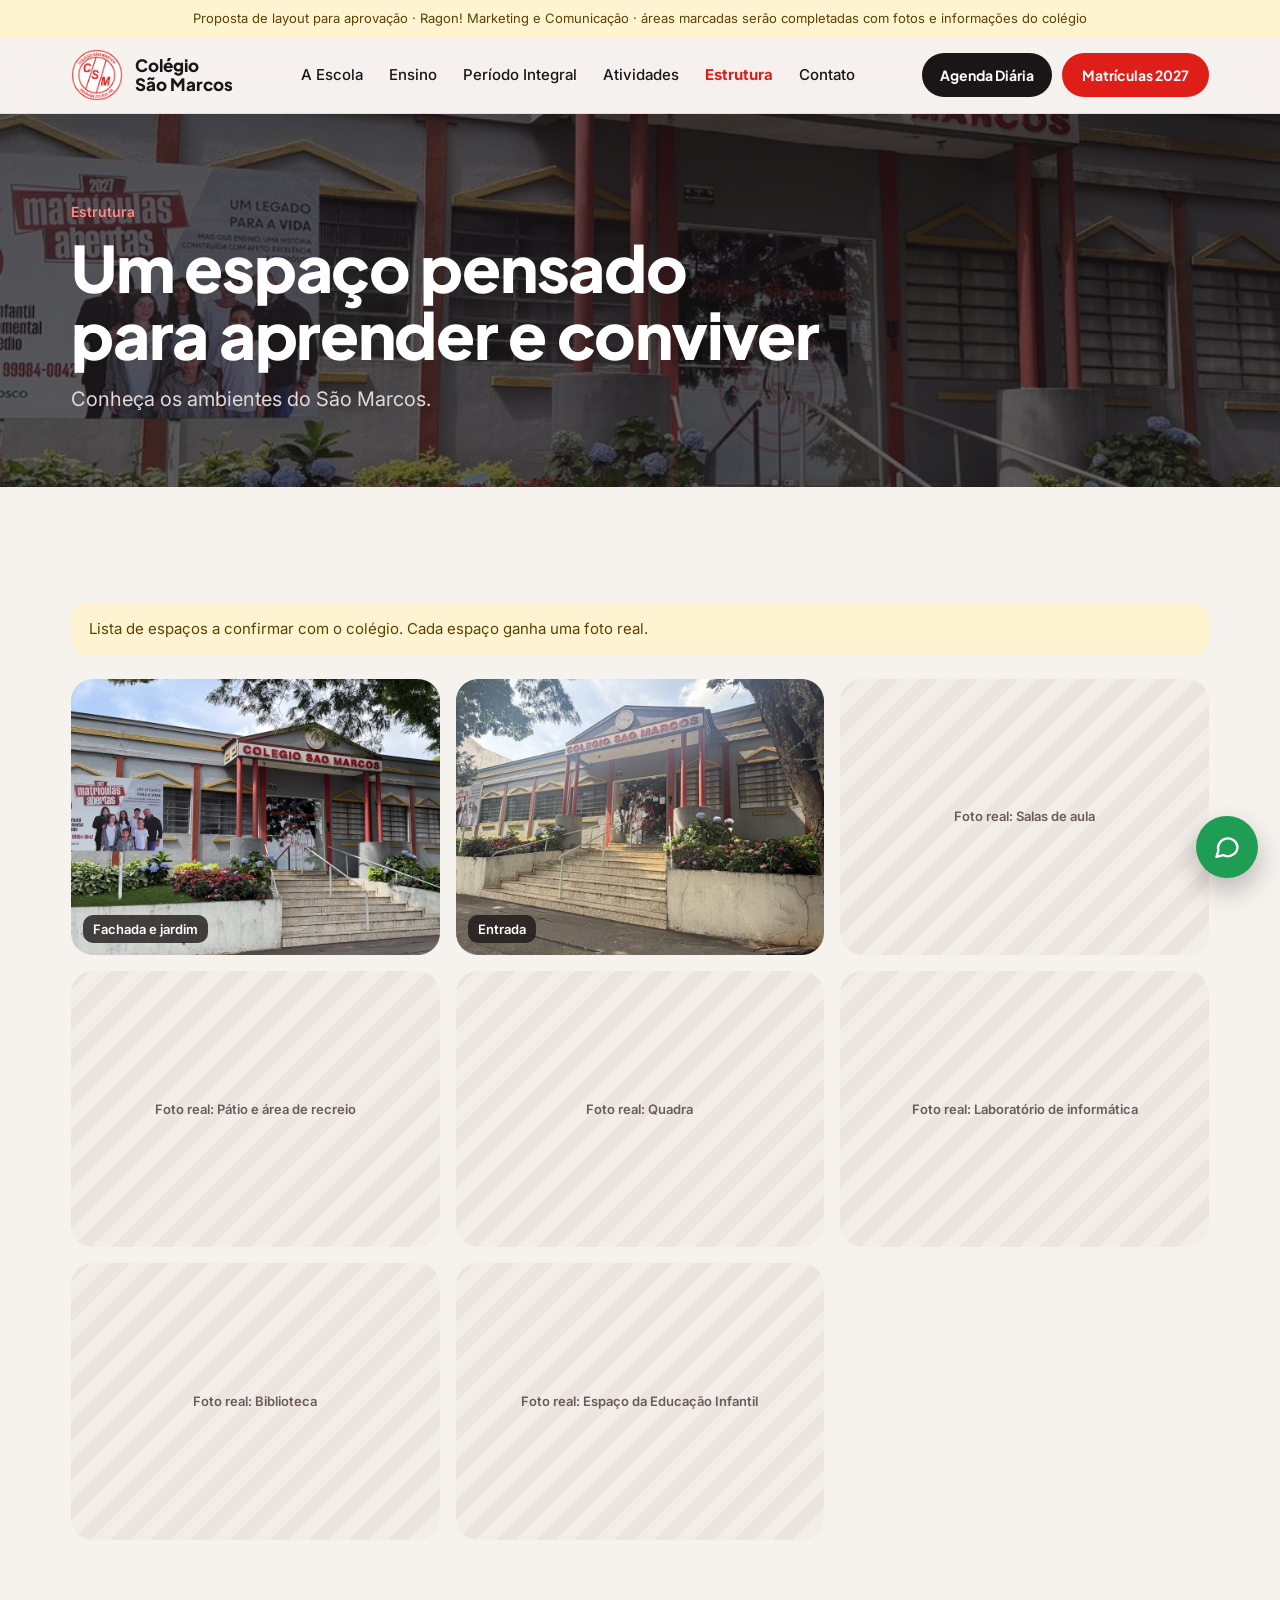
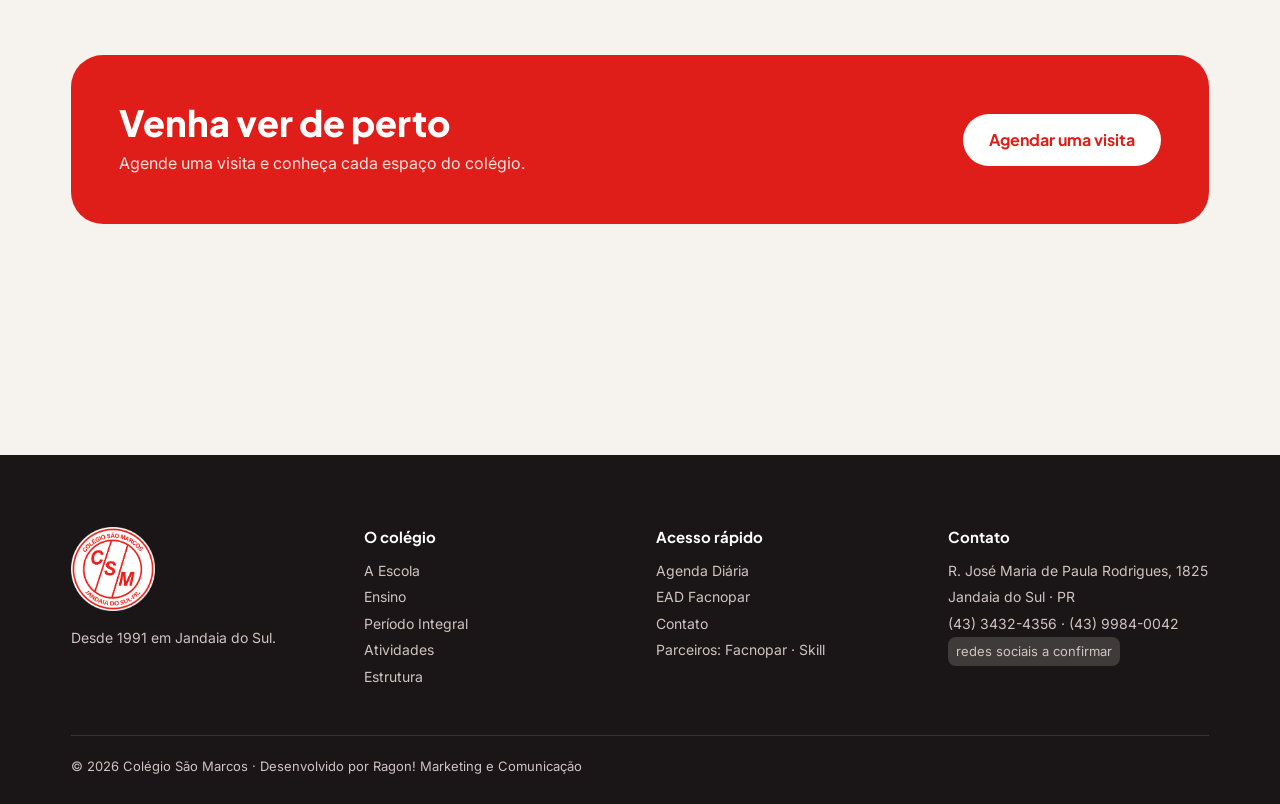
<file: estrutura.html>
<!DOCTYPE html>
<html lang="pt-BR">
<head>
<meta charset="utf-8">
<meta name="viewport" content="width=device-width, initial-scale=1">
<title>Estrutura — Colégio São Marcos</title>
<meta name="description" content="Colégio São Marcos, em Jandaia do Sul desde 1991. Da Educação Infantil ao Ensino Médio.">
<meta name="robots" content="noindex, nofollow">
<link rel="icon" href="img/logo.png">
<link rel="preconnect" href="https://fonts.googleapis.com">
<link rel="preconnect" href="https://fonts.gstatic.com" crossorigin>
<link href="https://fonts.googleapis.com/css2?family=Plus+Jakarta+Sans:wght@500;600;700;800&family=Inter:wght@400;500;600&display=swap" rel="stylesheet">
<link rel="stylesheet" href="css/site.css">
</head>
<body>
<div class="proposta">Proposta de layout para aprovação · Ragon! Marketing e Comunicação · áreas marcadas serão completadas com fotos e informações do colégio</div>
<header>
  <div class="wrap hd">
    <a class="brand" href="./"><img src="img/logo.png" alt="Selo do Colégio São Marcos"><span>Colégio<br>São Marcos</span></a>
    <nav class="main" aria-label="Principal"><a href="escola.html">A Escola</a><a href="ensino.html">Ensino</a><a href="integral.html">Período Integral</a><a href="atividades.html">Atividades</a><a href="estrutura.html" aria-current="page">Estrutura</a><a href="contato.html">Contato</a></nav>
    <div class="hd-cta">
      <a class="btn btn-dark" href="agenda.html" style="min-height:44px;padding:0 18px;font-size:14px">Agenda Diária</a>
      <a class="btn btn-red" href="contato.html#visita" style="min-height:44px;padding:0 20px;font-size:14px">Matrículas 2027</a>
      <button class="burger" id="burger" aria-label="Abrir menu" aria-expanded="false"><svg width="22" height="22" viewBox="0 0 24 24" fill="none" stroke="#1A1516" stroke-width="2" stroke-linecap="round" aria-hidden="true"><path d="M4 7h16M4 12h16M4 17h16"/></svg></button>
    </div>
  </div>
  <div class="drawer" id="drawer"><a href="escola.html">A Escola</a><a href="ensino.html">Ensino</a><a href="integral.html">Período Integral</a><a href="atividades.html">Atividades</a><a href="estrutura.html">Estrutura</a><a href="contato.html">Contato</a><a href="agenda.html">Agenda Diária</a><a href="https://www.facnopar.com.br/">EAD Facnopar</a>
    <a class="btn btn-red" href="contato.html#visita" style="justify-content:center;margin-top:12px;border:0">Matrículas 2027</a>
  </div>
</header>

<section class="phero img"><img src="img/galeria-fachada.jpg" alt=""><div class="wrap">
  <span class="crumb">Estrutura</span>
  <h1>Um espaço pensado para aprender e conviver</h1>
  <p>Conheça os ambientes do São Marcos.</p>
</div></section>
<section class="sec"><div class="wrap">
  <div class="note rv" style="margin-bottom:24px">Lista de espaços a confirmar com o colégio. Cada espaço ganha uma foto real.</div>
  <div class="grid-ph">
    <figure class="rv"><img src="img/galeria-fachada.jpg" alt="Fachada com jardim"><figcaption>Fachada e jardim</figcaption></figure>
    <figure class="rv"><img src="img/galeria-escadaria.jpg" alt="Entrada do colégio"><figcaption>Entrada</figcaption></figure>
    <div class="ph rv" style="border-radius:22px">Foto real: Salas de aula</div><div class="ph rv" style="border-radius:22px">Foto real: Pátio e área de recreio</div><div class="ph rv" style="border-radius:22px">Foto real: Quadra</div><div class="ph rv" style="border-radius:22px">Foto real: Laboratório de informática</div><div class="ph rv" style="border-radius:22px">Foto real: Biblioteca</div><div class="ph rv" style="border-radius:22px">Foto real: Espaço da Educação Infantil</div>
  </div>
</div></section>
<section class="sec" style="padding-top:0"><div class="wrap"><div class="ctaband rv">
  <div><h2>Venha ver de perto</h2><p>Agende uma visita e conheça cada espaço do colégio.</p></div>
  <a class="btn" href="contato.html#visita" style="background:#fff;color:var(--red)">Agendar uma visita</a>
</div></div></section>
<footer>
  <div class="wrap">
    <div class="ft">
      <div><img src="img/logo.png" alt="Colégio São Marcos" style="width:84px;height:84px"><p style="margin-top:14px">Desde 1991 em Jandaia do Sul.</p></div>
      <div><h4>O colégio</h4><p><a href="escola.html">A Escola</a><br><a href="ensino.html">Ensino</a><br><a href="integral.html">Período Integral</a><br><a href="atividades.html">Atividades</a><br><a href="estrutura.html">Estrutura</a></p></div>
      <div><h4>Acesso rápido</h4><p><a href="agenda.html">Agenda Diária</a><br><a href="https://www.facnopar.com.br/">EAD Facnopar</a><br><a href="contato.html">Contato</a><br>Parceiros: Facnopar · Skill</p></div>
      <div><h4>Contato</h4><p>R. José Maria de Paula Rodrigues, 1825<br>Jandaia do Sul · PR<br>(43) 3432-4356 · (43) 9984-0042<br><span class="pend">redes sociais a confirmar</span></p></div>
    </div>
    <div class="copy">© 2026 Colégio São Marcos · Desenvolvido por Ragon! Marketing e Comunicação</div>
  </div>
</footer>
<a class="wa" href="contato.html#visita" aria-label="Fale conosco"><svg width="28" height="28" viewBox="0 0 24 24" fill="none" stroke="#fff" stroke-width="2" stroke-linecap="round" stroke-linejoin="round" aria-hidden="true"><path d="M21 11.5a8.4 8.4 0 0 1-12.4 7.4L3 20.5l1.6-5.4A8.4 8.4 0 1 1 21 11.5z"/></svg></a>
<script>
{
  const b=document.getElementById('burger'),d=document.getElementById('drawer');
  if(b){b.addEventListener('click',()=>{const o=d.classList.toggle('open');b.setAttribute('aria-expanded',o)});d.querySelectorAll('a').forEach(a=>a.addEventListener('click',()=>d.classList.remove('open')));}
  const r=document.getElementById('rail');
  if(r){const step=()=>r.querySelector('.moment').offsetWidth+28;
    document.getElementById('prev').addEventListener('click',()=>r.scrollBy({left:-step(),behavior:'smooth'}));
    document.getElementById('next').addEventListener('click',()=>r.scrollBy({left:step(),behavior:'smooth'}));}
  const io=new IntersectionObserver(es=>es.forEach(e=>{if(e.isIntersecting){e.target.classList.add('in');io.unobserve(e.target)}}),{threshold:.12});
  document.querySelectorAll('.rv').forEach(el=>io.observe(el));
  const f=document.getElementById('visitaForm');
  if(f){f.addEventListener('submit',e=>{e.preventDefault();
    const v=n=>f.elements[n].value.trim();
    const msg=`Olá! Gostaria de agendar uma visita ao Colégio São Marcos.%0A%0ANome: ${encodeURIComponent(v('nome'))}%0ATelefone: ${encodeURIComponent(v('tel'))}%0ASegmento de interesse: ${encodeURIComponent(v('seg'))}%0AMelhor período: ${encodeURIComponent(v('periodo'))}%0A${v('msg')?'Mensagem: '+encodeURIComponent(v('msg')):''}`;
    const num=f.dataset.whatsapp;
    const ok=document.getElementById('formOk');
    if(num){window.location.href=`https://wa.me/${num}?text=${msg}`;}
    else{ok.hidden=false;ok.scrollIntoView({behavior:'smooth',block:'nearest'});}
  });}
}
</script>
</body>
</html>
</file>
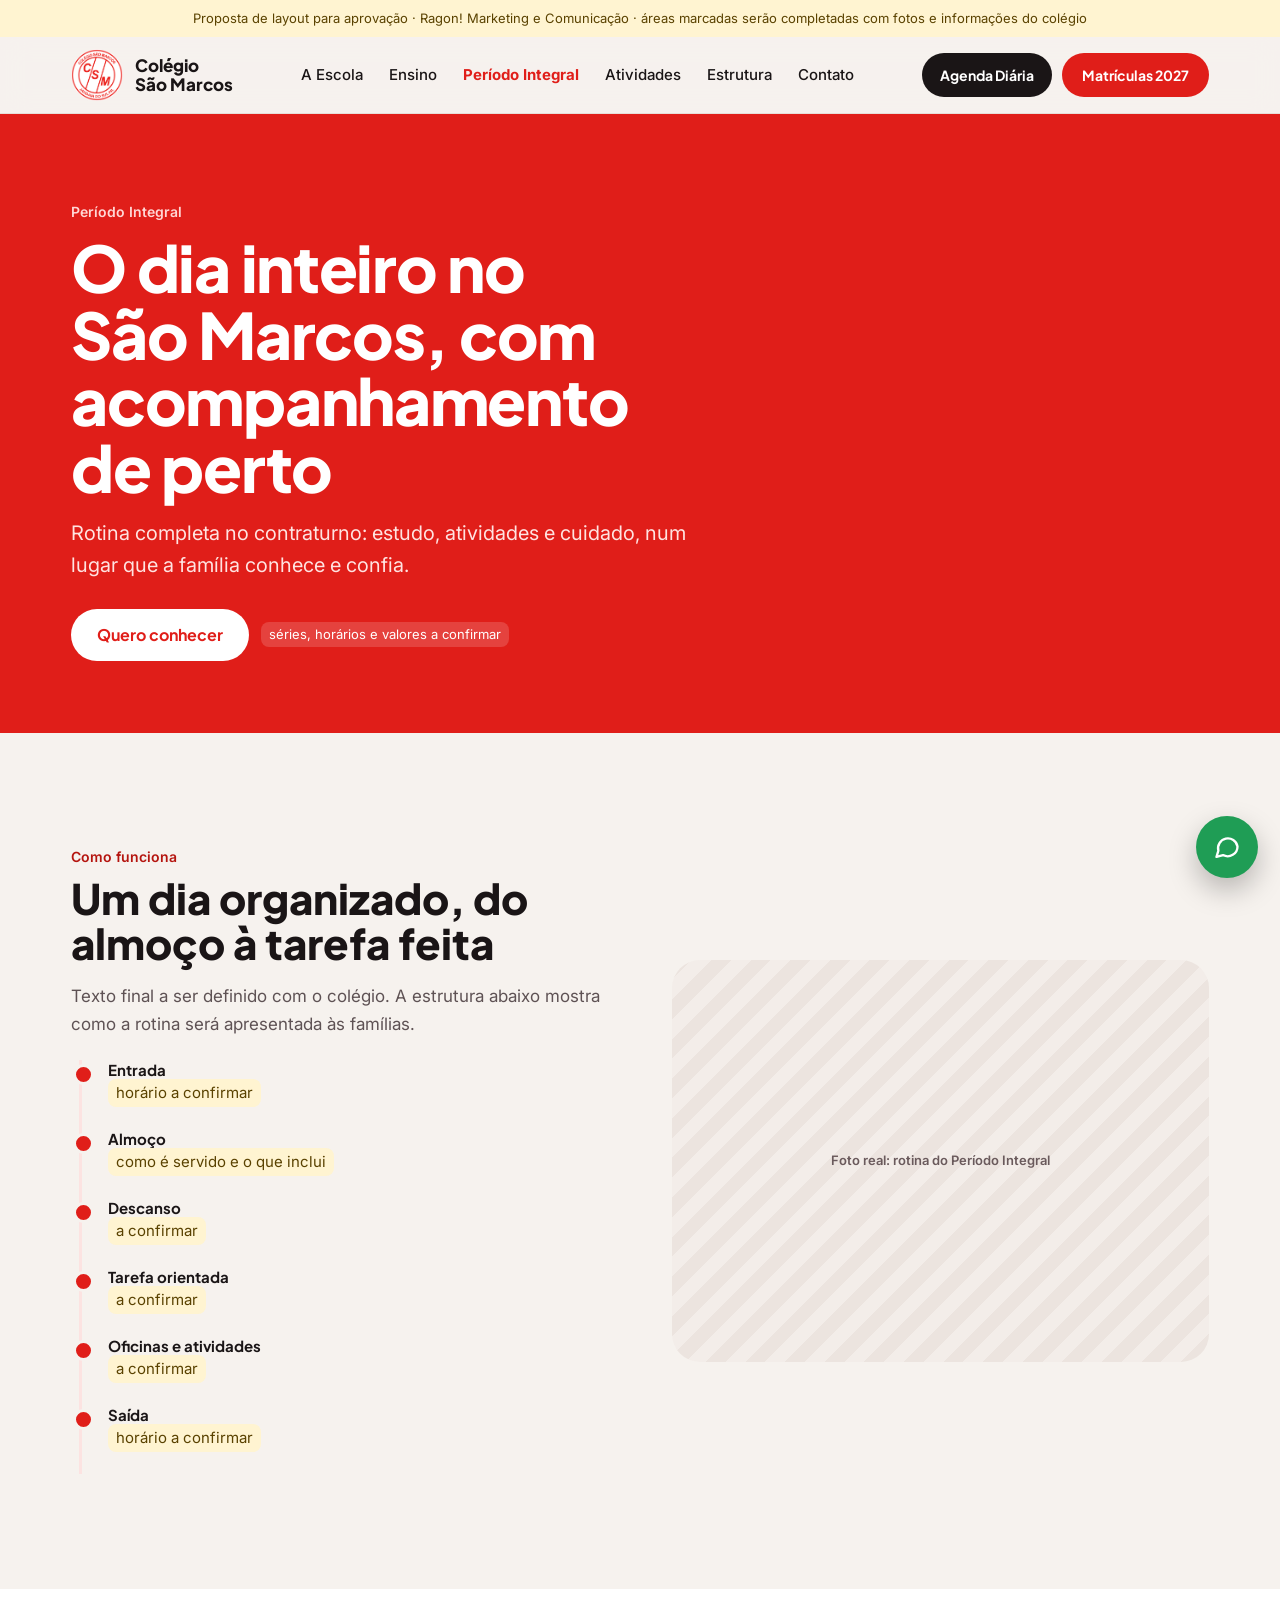
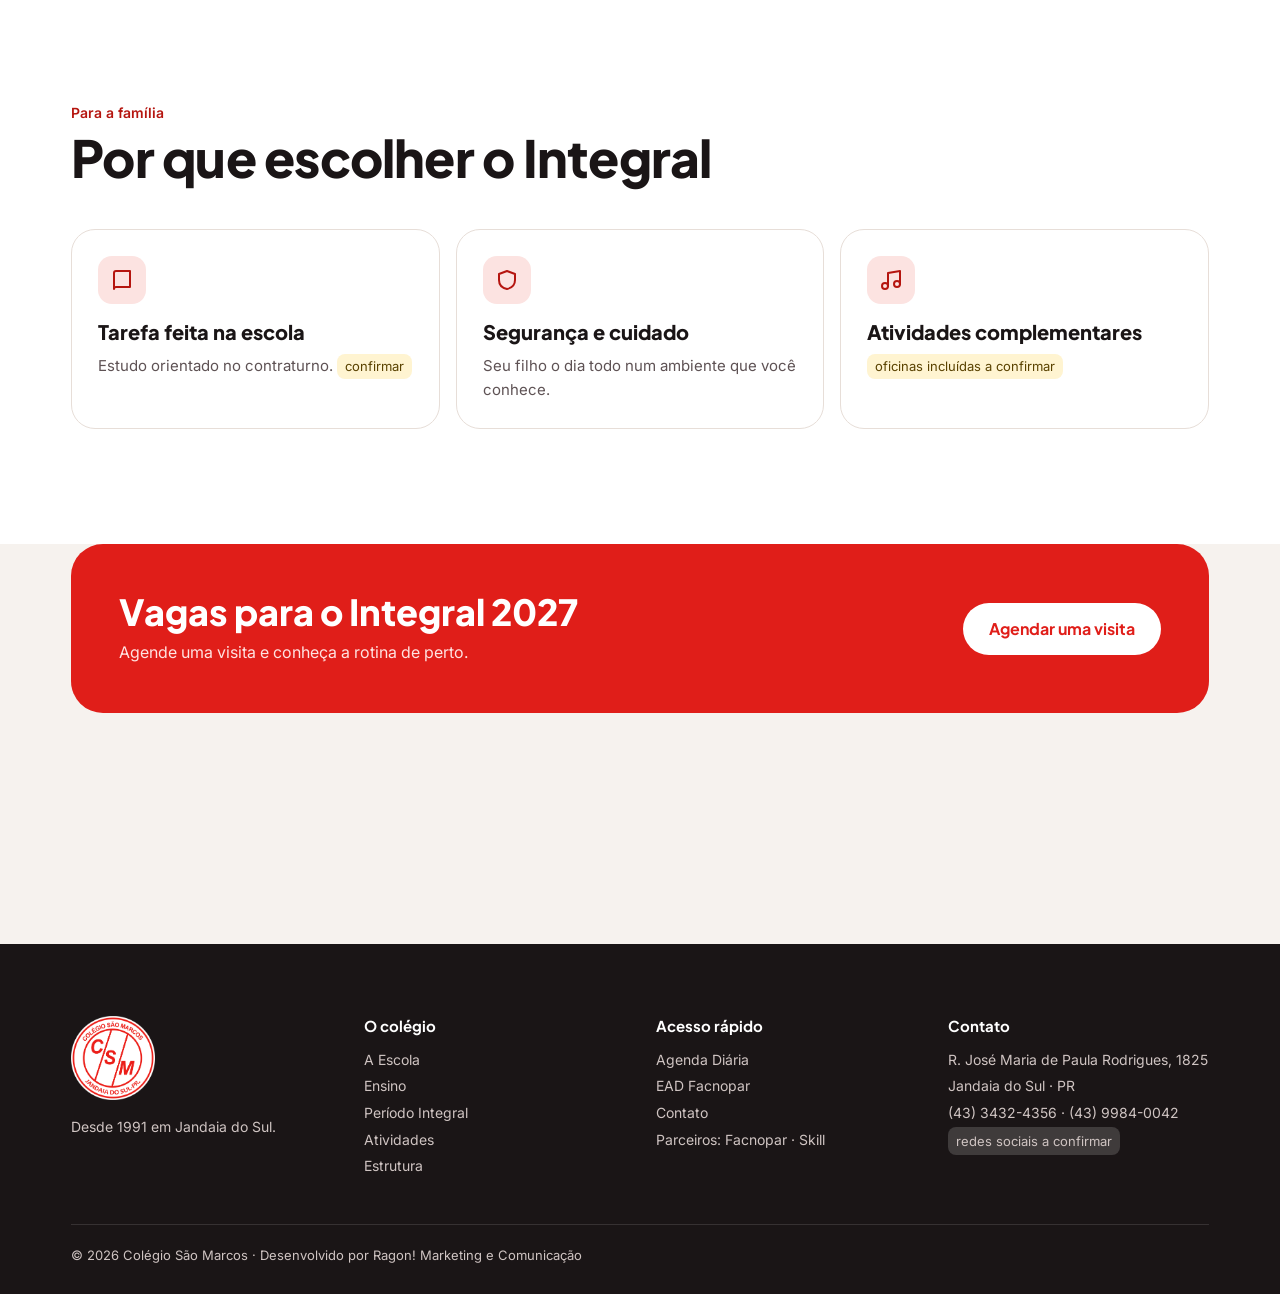
<file: integral.html>
<!DOCTYPE html>
<html lang="pt-BR">
<head>
<meta charset="utf-8">
<meta name="viewport" content="width=device-width, initial-scale=1">
<title>Período Integral — Colégio São Marcos</title>
<meta name="description" content="Colégio São Marcos, em Jandaia do Sul desde 1991. Da Educação Infantil ao Ensino Médio.">
<meta name="robots" content="noindex, nofollow">
<link rel="icon" href="img/logo.png">
<link rel="preconnect" href="https://fonts.googleapis.com">
<link rel="preconnect" href="https://fonts.gstatic.com" crossorigin>
<link href="https://fonts.googleapis.com/css2?family=Plus+Jakarta+Sans:wght@500;600;700;800&family=Inter:wght@400;500;600&display=swap" rel="stylesheet">
<link rel="stylesheet" href="css/site.css">
</head>
<body>
<div class="proposta">Proposta de layout para aprovação · Ragon! Marketing e Comunicação · áreas marcadas serão completadas com fotos e informações do colégio</div>
<header>
  <div class="wrap hd">
    <a class="brand" href="./"><img src="img/logo.png" alt="Selo do Colégio São Marcos"><span>Colégio<br>São Marcos</span></a>
    <nav class="main" aria-label="Principal"><a href="escola.html">A Escola</a><a href="ensino.html">Ensino</a><a href="integral.html" aria-current="page">Período Integral</a><a href="atividades.html">Atividades</a><a href="estrutura.html">Estrutura</a><a href="contato.html">Contato</a></nav>
    <div class="hd-cta">
      <a class="btn btn-dark" href="agenda.html" style="min-height:44px;padding:0 18px;font-size:14px">Agenda Diária</a>
      <a class="btn btn-red" href="contato.html#visita" style="min-height:44px;padding:0 20px;font-size:14px">Matrículas 2027</a>
      <button class="burger" id="burger" aria-label="Abrir menu" aria-expanded="false"><svg width="22" height="22" viewBox="0 0 24 24" fill="none" stroke="#1A1516" stroke-width="2" stroke-linecap="round" aria-hidden="true"><path d="M4 7h16M4 12h16M4 17h16"/></svg></button>
    </div>
  </div>
  <div class="drawer" id="drawer"><a href="escola.html">A Escola</a><a href="ensino.html">Ensino</a><a href="integral.html">Período Integral</a><a href="atividades.html">Atividades</a><a href="estrutura.html">Estrutura</a><a href="contato.html">Contato</a><a href="agenda.html">Agenda Diária</a><a href="https://www.facnopar.com.br/">EAD Facnopar</a>
    <a class="btn btn-red" href="contato.html#visita" style="justify-content:center;margin-top:12px;border:0">Matrículas 2027</a>
  </div>
</header>

<section class="phero red"><div class="wrap">
  <span class="crumb">Período Integral</span>
  <h1>O dia inteiro no São Marcos, com acompanhamento de perto</h1>
  <p>Rotina completa no contraturno: estudo, atividades e cuidado, num lugar que a família conhece e confia.</p>
  <div style="display:flex;flex-wrap:wrap;gap:12px;margin-top:28px"><a class="btn" href="contato.html#visita" style="background:#fff;color:var(--red)">Quero conhecer</a><span class="pend" style="align-self:center">séries, horários e valores a confirmar</span></div>
</div></section>

<section class="sec"><div class="wrap two">
  <div class="prose rv">
    <div class="eyebrow">Como funciona</div>
    <h2>Um dia organizado, do almoço à tarefa feita</h2>
    <p>Texto final a ser definido com o colégio. A estrutura abaixo mostra como a rotina será apresentada às famílias.</p>
    <div class="rotina" style="margin-top:22px">
      <div><b>Entrada</b><span><span class="pend l">horário a confirmar</span></span></div>
      <div><b>Almoço</b><span><span class="pend l">como é servido e o que inclui</span></span></div>
      <div><b>Descanso</b><span><span class="pend l">a confirmar</span></span></div>
      <div><b>Tarefa orientada</b><span><span class="pend l">a confirmar</span></span></div>
      <div><b>Oficinas e atividades</b><span><span class="pend l">a confirmar</span></span></div>
      <div><b>Saída</b><span><span class="pend l">horário a confirmar</span></span></div>
    </div>
  </div>
  <div class="rimg ph rv">Foto real: rotina do Período Integral</div>
</div></section>

<section class="sec" style="background:#fff"><div class="wrap">
  <div class="sec-head rv"><div><div class="eyebrow">Para a família</div><h2>Por que escolher o Integral</h2></div></div>
  <div class="cards3">
    <div class="c rv"><div class="ico"><svg width="24" height="24" viewBox="0 0 24 24" fill="none" stroke="#B5150F" stroke-width="2" stroke-linecap="round" stroke-linejoin="round" aria-hidden="true"><path d="M4 19V5a2 2 0 0 1 2-2h14v16H6a2 2 0 0 0-2 2z"/></svg></div><h3>Tarefa feita na escola</h3><p>Estudo orientado no contraturno. <span class="pend l">confirmar</span></p></div>
    <div class="c rv"><div class="ico"><svg width="24" height="24" viewBox="0 0 24 24" fill="none" stroke="#B5150F" stroke-width="2" stroke-linecap="round" stroke-linejoin="round" aria-hidden="true"><path d="M12 3l8 3v6c0 5-3.5 8-8 9-4.5-1-8-4-8-9V6z"/></svg></div><h3>Segurança e cuidado</h3><p>Seu filho o dia todo num ambiente que você conhece.</p></div>
    <div class="c rv"><div class="ico"><svg width="24" height="24" viewBox="0 0 24 24" fill="none" stroke="#B5150F" stroke-width="2" stroke-linecap="round" stroke-linejoin="round" aria-hidden="true"><path d="M9 18V5l12-2v13"/><circle cx="6" cy="18" r="3"/><circle cx="18" cy="16" r="3"/></svg></div><h3>Atividades complementares</h3><p><span class="pend l">oficinas incluídas a confirmar</span></p></div>
  </div>
</div></section>
<section class="sec" style="padding-top:0"><div class="wrap"><div class="ctaband rv">
  <div><h2>Vagas para o Integral 2027</h2><p>Agende uma visita e conheça a rotina de perto.</p></div>
  <a class="btn" href="contato.html#visita" style="background:#fff;color:var(--red)">Agendar uma visita</a>
</div></div></section>
<footer>
  <div class="wrap">
    <div class="ft">
      <div><img src="img/logo.png" alt="Colégio São Marcos" style="width:84px;height:84px"><p style="margin-top:14px">Desde 1991 em Jandaia do Sul.</p></div>
      <div><h4>O colégio</h4><p><a href="escola.html">A Escola</a><br><a href="ensino.html">Ensino</a><br><a href="integral.html">Período Integral</a><br><a href="atividades.html">Atividades</a><br><a href="estrutura.html">Estrutura</a></p></div>
      <div><h4>Acesso rápido</h4><p><a href="agenda.html">Agenda Diária</a><br><a href="https://www.facnopar.com.br/">EAD Facnopar</a><br><a href="contato.html">Contato</a><br>Parceiros: Facnopar · Skill</p></div>
      <div><h4>Contato</h4><p>R. José Maria de Paula Rodrigues, 1825<br>Jandaia do Sul · PR<br>(43) 3432-4356 · (43) 9984-0042<br><span class="pend">redes sociais a confirmar</span></p></div>
    </div>
    <div class="copy">© 2026 Colégio São Marcos · Desenvolvido por Ragon! Marketing e Comunicação</div>
  </div>
</footer>
<a class="wa" href="contato.html#visita" aria-label="Fale conosco"><svg width="28" height="28" viewBox="0 0 24 24" fill="none" stroke="#fff" stroke-width="2" stroke-linecap="round" stroke-linejoin="round" aria-hidden="true"><path d="M21 11.5a8.4 8.4 0 0 1-12.4 7.4L3 20.5l1.6-5.4A8.4 8.4 0 1 1 21 11.5z"/></svg></a>
<script>
{
  const b=document.getElementById('burger'),d=document.getElementById('drawer');
  if(b){b.addEventListener('click',()=>{const o=d.classList.toggle('open');b.setAttribute('aria-expanded',o)});d.querySelectorAll('a').forEach(a=>a.addEventListener('click',()=>d.classList.remove('open')));}
  const r=document.getElementById('rail');
  if(r){const step=()=>r.querySelector('.moment').offsetWidth+28;
    document.getElementById('prev').addEventListener('click',()=>r.scrollBy({left:-step(),behavior:'smooth'}));
    document.getElementById('next').addEventListener('click',()=>r.scrollBy({left:step(),behavior:'smooth'}));}
  const io=new IntersectionObserver(es=>es.forEach(e=>{if(e.isIntersecting){e.target.classList.add('in');io.unobserve(e.target)}}),{threshold:.12});
  document.querySelectorAll('.rv').forEach(el=>io.observe(el));
  const f=document.getElementById('visitaForm');
  if(f){f.addEventListener('submit',e=>{e.preventDefault();
    const v=n=>f.elements[n].value.trim();
    const msg=`Olá! Gostaria de agendar uma visita ao Colégio São Marcos.%0A%0ANome: ${encodeURIComponent(v('nome'))}%0ATelefone: ${encodeURIComponent(v('tel'))}%0ASegmento de interesse: ${encodeURIComponent(v('seg'))}%0AMelhor período: ${encodeURIComponent(v('periodo'))}%0A${v('msg')?'Mensagem: '+encodeURIComponent(v('msg')):''}`;
    const num=f.dataset.whatsapp;
    const ok=document.getElementById('formOk');
    if(num){window.location.href=`https://wa.me/${num}?text=${msg}`;}
    else{ok.hidden=false;ok.scrollIntoView({behavior:'smooth',block:'nearest'});}
  });}
}
</script>
</body>
</html>
</file>
<file: css/site.css>
/* VOICE: acolhedor e confiante, escola de bairro com 35 anos
   IDEA: o pórtico vermelho da fachada como moldura de tudo
   PICTURE: a fachada real em tela cheia, depois o álbum de fotos antigas
   COLOUR and TYPE: vermelho do selo, grafite quente, off-white; Plus Jakarta Sans + Inter
   LAYOUT: hero cheio, faixa corrida, bento de segmentos, linha do tempo horizontal */
:root{--red:#E01E19;--red-d:#B5150F;--ink:#1A1516;--mut:#5E5254;--bg:#F6F2EE;--card:#FFFFFF;--line:#E7DED8}
*{box-sizing:border-box;min-width:0}
html{scroll-behavior:smooth;scroll-padding-top:80px}
body{margin:0;background:var(--bg);color:var(--ink);font:16px/1.6 Inter,system-ui,sans-serif;overflow-x:clip}
h1,h2,h3{font-family:"Plus Jakarta Sans",Inter,sans-serif;margin:0;text-wrap:balance}
a{color:inherit;text-decoration:none}
img{display:block;max-width:100%}
.wrap{max-width:1240px;margin:0 auto;padding:0 max(4vw,20px)}
.btn{display:inline-flex;align-items:center;gap:10px;min-height:52px;padding:0 26px;border-radius:999px;font:700 16px "Plus Jakarta Sans",sans-serif;transition:transform .2s,background .2s}
.btn:hover{transform:translateY(-2px)}
.btn-red{background:var(--red);color:#fff}.btn-red:hover{background:var(--red-d)}
.btn-ghost{border:2px solid rgba(255,255,255,.7);color:#fff}
.btn-dark{background:var(--ink);color:#fff}
.eyebrow{font:600 14px Inter,sans-serif;color:var(--red-d)}
.proposta{background:#FFF4D1;color:#5A4200;font-size:13px;text-align:center;padding:8px 16px}

/* header */
header{position:sticky;top:0;z-index:20;background:rgba(246,242,238,.86);backdrop-filter:blur(14px);border-bottom:1px solid var(--line)}
.hd{display:flex;align-items:center;justify-content:space-between;gap:20px;height:76px}
.brand{display:flex;align-items:center;gap:12px;font:800 17px/1.1 "Plus Jakarta Sans",sans-serif}
.brand img{width:52px;height:52px}
nav.main{display:flex;gap:26px;font-weight:500;font-size:15px}
nav.main a:hover{color:var(--red)}
.hd-cta{display:flex;gap:10px;align-items:center}
.burger{display:none;width:48px;height:48px;border-radius:50%;border:1px solid var(--line);background:#fff;align-items:center;justify-content:center;cursor:pointer}
.drawer{display:none;flex-direction:column;gap:4px;padding:8px max(4vw,20px) 20px}
.drawer a{padding:12px 0;border-bottom:1px solid var(--line);font-weight:600}
.drawer.open{display:flex}

/* hero */
.hero{position:relative;min-height:min(88vh,820px);display:flex;align-items:flex-end;color:#fff;overflow:hidden}
.hero>img{position:absolute;inset:0;width:100%;height:100%;object-fit:cover;object-position:60% 40%;transform:scale(1.04);animation:zoom 14s ease-out forwards}
.hero::after{content:"";position:absolute;inset:0;background:linear-gradient(90deg,rgba(20,12,12,.78) 0%,rgba(20,12,12,.45) 50%,rgba(20,12,12,.05) 85%),linear-gradient(180deg,rgba(20,12,12,0) 50%,rgba(20,12,12,.7) 100%)}
.hero .wrap{position:relative;z-index:1;width:100%;padding-top:clamp(56px,8vw,120px);padding-bottom:clamp(40px,6vw,80px)}
.hero-grid{display:flex;flex-wrap:wrap;gap:32px;align-items:flex-end;justify-content:space-between}
.hero h1{font-size:clamp(40px,6.2vw,84px);line-height:1.02;font-weight:800;letter-spacing:-.02em;max-width:820px}
.hero p{font-size:clamp(17px,1.6vw,20px);max-width:560px;margin:20px 0 30px;color:#F2E9E6}
.tag{display:inline-flex;gap:8px;align-items:center;background:var(--red);padding:8px 14px;border-radius:999px;font-weight:600;font-size:14px;margin-bottom:22px}
.tag i{width:8px;height:8px;border-radius:50%;background:#fff;animation:pulse 1.6s infinite}
.seal{background:rgba(255,255,255,.12);backdrop-filter:blur(10px);border:1px solid rgba(255,255,255,.25);border-radius:24px;padding:22px 26px;display:flex;gap:16px;align-items:center}
.seal img{width:72px;height:72px}
.seal b{display:block;font:800 34px/1 "Plus Jakarta Sans",sans-serif}
@keyframes zoom{to{transform:scale(1)}}
@keyframes pulse{50%{opacity:.35}}

/* marquee */
.marquee{background:var(--red);color:#fff;overflow:hidden;white-space:nowrap;padding:16px 0}
.marquee div{display:inline-flex;gap:40px;animation:mq 30s linear infinite;font:700 clamp(18px,2vw,24px) "Plus Jakarta Sans",sans-serif}
.marquee span::after{content:"•";margin-left:40px;opacity:.6}
@keyframes mq{to{transform:translateX(-50%)}}

/* sections */
.sec{padding:clamp(64px,9vw,120px) 0}
.sec-head{display:flex;flex-wrap:wrap;gap:16px 48px;justify-content:space-between;align-items:flex-end;margin-bottom:44px}
.sec-head h2{font-size:clamp(32px,4vw,52px);line-height:1.05;font-weight:800;letter-spacing:-.015em;max-width:680px;margin-top:10px}
.sec-head p{max-width:420px;color:var(--mut);margin:0;font-size:17px}

/* bento */
.bento{display:grid;grid-template-columns:repeat(4,minmax(0,1fr));grid-auto-rows:minmax(210px,auto);gap:16px}
.tile{border-radius:28px;padding:28px;display:flex;flex-direction:column;justify-content:space-between;gap:18px;background:var(--card);border:1px solid var(--line);transition:transform .25s,box-shadow .25s}
.tile:hover{transform:translateY(-4px);box-shadow:0 18px 40px rgba(60,20,20,.12)}
.tile h3{font-size:24px;font-weight:800}
.tile .lvl{font-weight:600;color:var(--red-d);font-size:14px}
.tile p{margin:8px 0 0;color:var(--mut);font-size:15px}
.tile .ico{width:52px;height:52px;border-radius:16px;background:#FCE3E1;display:flex;align-items:center;justify-content:center}
.t-int{grid-column:span 2;grid-row:span 2;background:var(--red);color:#fff;border:0;position:relative;overflow:hidden}
.t-int p{color:#FFE3E1;font-size:17px;max-width:420px}
.t-int .lvl{color:#FFD7D5}
.t-int h3{font-size:clamp(30px,3.4vw,44px)}
.t-int .ico{background:rgba(255,255,255,.16)}
.t-int::after{content:"";position:absolute;right:-90px;bottom:-90px;width:300px;height:300px;border-radius:50%;border:44px solid rgba(255,255,255,.1)}
.pend{display:inline-block;background:rgba(255,255,255,.16);border-radius:8px;padding:2px 8px;font-size:13px}
.pend.l{background:#FFF4D1;color:#5A4200}

/* why */
.why{display:grid;grid-template-columns:minmax(0,5fr) minmax(0,7fr);gap:clamp(32px,5vw,72px);align-items:center}
.why-img{position:relative}
.why-img img{width:100%;aspect-ratio:4/5;object-fit:cover;object-position:center 18%;border-radius:220px 220px 28px 28px}
.why-img .badge{position:absolute;right:-12px;bottom:36px;background:var(--ink);color:#fff;border-radius:20px;padding:18px 22px;font:700 15px/1.35 "Plus Jakarta Sans",sans-serif;max-width:220px}
.feats{display:grid;grid-template-columns:repeat(2,minmax(0,1fr));gap:28px 32px;margin-top:36px}
.feat svg{margin-bottom:12px}
.feat h3{font-size:18px;font-weight:700}
.feat p{margin:6px 0 0;color:var(--mut);font-size:15px}

/* timeline */
.dark{background:var(--ink);color:#fff}
.dark .eyebrow{color:#FF8A84}
.dark .sec-head p{color:#CFC4C2}
.rail{display:flex;gap:28px;overflow-x:auto;scroll-snap-type:x mandatory;padding:12px 4px 28px;scrollbar-width:thin}
.moment{flex:0 0 clamp(260px,28vw,340px);scroll-snap-align:start}
.polaroid{background:#fff;padding:12px 12px 18px;border-radius:4px;box-shadow:0 18px 40px rgba(0,0,0,.35);transform:rotate(var(--r,0deg));transition:transform .3s}
.polaroid:hover{transform:rotate(0) scale(1.02)}
.polaroid img{width:100%;height:220px;object-fit:cover}
.polaroid span{display:block;margin-top:12px;color:var(--ink);font:600 14px "Plus Jakarta Sans",sans-serif}
.year{font:800 44px/1 "Plus Jakarta Sans",sans-serif;color:#FF8A84;margin:0 0 16px}
.year.sm{font-size:20px;color:#CFC4C2;height:44px;display:flex;align-items:flex-end;padding-bottom:4px}
.start{display:flex;flex-direction:column;justify-content:center;gap:12px;background:var(--red);border-radius:24px;padding:28px;min-height:300px}
.start p{margin:0;color:#FFE3E1}
.rail-nav{display:flex;gap:10px}
.rail-nav button{width:48px;height:48px;border-radius:50%;border:1px solid rgba(255,255,255,.3);background:transparent;color:#fff;cursor:pointer;font-size:20px}
.rail-nav button:hover{background:rgba(255,255,255,.1)}

/* extracurriculares */
.chips{display:flex;flex-wrap:wrap;gap:14px}
.chip{display:flex;align-items:center;gap:14px;background:var(--card);border:1px solid var(--line);border-radius:999px;padding:12px 26px 12px 12px;font:700 18px "Plus Jakarta Sans",sans-serif;transition:background .2s,color .2s}
.chip:hover{background:var(--red);color:#fff}
.chip i{width:48px;height:48px;border-radius:50%;background:#FCE3E1;display:flex;align-items:center;justify-content:center}

/* gallery */
.gal{display:grid;grid-template-columns:repeat(4,minmax(0,1fr));grid-auto-rows:240px;gap:16px}
.gal>*{border-radius:24px;overflow:hidden}
.gal img{width:100%;height:100%;object-fit:cover;transition:transform .5s}
.gal>div:hover img{transform:scale(1.05)}
.g-big{grid-column:span 2;grid-row:span 2}
.ph{background:repeating-linear-gradient(135deg,#ECE4DF 0 14px,#F3EDE9 14px 28px);display:flex;align-items:center;justify-content:center;text-align:center;padding:16px;color:#6A5A5C;font-weight:600;font-size:13px}

/* visit */
.visit{background:var(--red);color:#fff;border-radius:36px;padding:clamp(32px,5vw,64px);display:grid;grid-template-columns:minmax(0,1.3fr) minmax(0,1fr);gap:40px;align-items:center;position:relative;overflow:hidden}
.visit h2{font-size:clamp(32px,4vw,52px);line-height:1.05;font-weight:800}
.visit p{color:#FFE3E1;font-size:18px;margin:16px 0 28px}
.addr{background:rgba(0,0,0,.16);border-radius:24px;padding:26px;display:grid;gap:14px;font-size:15px}
.addr b{display:block;font:700 13px Inter,sans-serif;color:#FFD7D5;margin-bottom:2px}

footer{background:var(--ink);color:#CFC4C2;padding:72px 0 28px;margin-top:clamp(64px,9vw,120px);font-size:14px}
.ft{display:grid;grid-template-columns:repeat(4,minmax(0,1fr));gap:32px}
.ft h4{color:#fff;font:700 15px "Plus Jakarta Sans",sans-serif;margin:0 0 12px}
.ft p{margin:0;line-height:1.9}
.copy{border-top:1px solid rgba(255,255,255,.12);margin-top:44px;padding-top:20px;font-size:13px}

.wa{position:fixed;right:22px;bottom:22px;z-index:30;width:62px;height:62px;border-radius:50%;background:#1F9D55;display:flex;align-items:center;justify-content:center;box-shadow:0 12px 28px rgba(0,0,0,.25)}

.rv{opacity:0;transform:translateY(24px);transition:opacity .7s ease,transform .7s ease}
.rv.in{opacity:1;transform:none}

@media(max-width:1020px){
  nav.main{display:none}.hd-cta .btn-dark{padding:0 14px!important;font-size:13px!important}.burger{display:flex}
  .bento{grid-template-columns:repeat(2,minmax(0,1fr))}
  .why,.visit{grid-template-columns:minmax(0,1fr)}
  .ft{grid-template-columns:repeat(2,minmax(0,1fr))}
  .gal{grid-template-columns:repeat(2,minmax(0,1fr))}
}
@media(max-width:600px){
  .hd-cta .btn-red{display:none}.brand span{font-size:15px}
  .bento{grid-template-columns:minmax(0,1fr)}.t-int{grid-column:auto;grid-row:auto}
  .feats{grid-template-columns:minmax(0,1fr)}
  .gal{grid-auto-rows:180px}.g-big{grid-column:span 2;grid-row:span 1}
  .ft{grid-template-columns:minmax(0,1fr)}
  .why-img .badge{right:8px}
  .seal{width:100%}
}
@media(prefers-reduced-motion:reduce){*{animation:none!important;transition:none!important}.rv{opacity:1;transform:none}}

/* páginas internas */
.phero{background:var(--ink);color:#fff;position:relative;overflow:hidden}
.phero .wrap{padding-top:clamp(48px,7vw,96px);padding-bottom:clamp(40px,6vw,72px);position:relative;z-index:1}
.phero h1{font-size:clamp(36px,5vw,64px);line-height:1.04;font-weight:800;letter-spacing:-.02em;max-width:820px}
.phero p{font-size:clamp(17px,1.6vw,20px);color:#E2D8D6;max-width:620px;margin:16px 0 0}
.phero .crumb{font:600 14px Inter;color:#FF8A84;margin-bottom:14px;display:block}
.phero.img>img{position:absolute;inset:0;width:100%;height:100%;object-fit:cover;opacity:.35}
.phero.red{background:var(--red)}.phero.red .crumb{color:#FFD7D5}.phero.red p{color:#FFE3E1}
.two{display:grid;grid-template-columns:minmax(0,1fr) minmax(0,1fr);gap:clamp(28px,5vw,64px);align-items:center}
.prose h2{font-size:clamp(28px,3.4vw,42px);line-height:1.08;font-weight:800;margin:10px 0 18px}
.prose p{color:var(--mut);font-size:17px;margin:0 0 14px}
.prose ul{margin:0;padding-left:20px;color:var(--mut)}
.rimg{width:100%;aspect-ratio:4/3;object-fit:cover;border-radius:28px}
.rimg.ph{aspect-ratio:4/3;border-radius:28px}
.cards3{display:grid;grid-template-columns:repeat(3,minmax(0,1fr));gap:16px}
.cards2{display:grid;grid-template-columns:repeat(2,minmax(0,1fr));gap:16px}
.c{background:#fff;border:1px solid var(--line);border-radius:24px;padding:26px}
.c h3{font-size:20px;font-weight:800;margin:12px 0 6px}
.c p{margin:0;color:var(--mut);font-size:15px}
.c .ico{width:48px;height:48px;border-radius:14px;background:#FCE3E1;display:flex;align-items:center;justify-content:center}
.seg{display:grid;grid-template-columns:minmax(0,4fr) minmax(0,7fr);gap:clamp(24px,4vw,56px);padding:clamp(40px,6vw,72px) 0;border-top:1px solid var(--line)}
.seg:first-child{border-top:0}
.seg .lvl{font:700 15px "Plus Jakarta Sans",sans-serif;color:var(--red-d)}
.seg h2{font-size:clamp(28px,3.2vw,40px);font-weight:800;line-height:1.08;margin:6px 0 0}
.seg p{color:var(--mut);font-size:17px;margin:0 0 14px}
.themes{display:grid;gap:12px;margin-top:8px}
.theme{background:#fff;border:1px solid var(--line);border-radius:18px;padding:18px 20px;display:grid;grid-template-columns:110px minmax(0,1fr);gap:14px}
.theme b{font:800 15px "Plus Jakarta Sans",sans-serif;color:var(--red)}
.theme h4{margin:0 0 4px;font:700 16px "Plus Jakarta Sans",sans-serif}
.theme p{margin:0;font-size:15px}
.subnav{display:flex;gap:8px;flex-wrap:wrap;margin-top:26px}
.subnav a{background:rgba(255,255,255,.12);border:1px solid rgba(255,255,255,.25);color:#fff;border-radius:999px;padding:10px 16px;font:600 14px Inter}
.subnav a:hover{background:rgba(255,255,255,.22)}
.ctaband{background:var(--red);color:#fff;border-radius:32px;padding:clamp(28px,4vw,48px);display:flex;flex-wrap:wrap;gap:20px;align-items:center;justify-content:space-between}
.ctaband h2{font-size:clamp(26px,3vw,36px);font-weight:800;line-height:1.1}
.ctaband p{margin:8px 0 0;color:#FFE3E1}
.rotina{display:grid;gap:0;border-left:3px solid #FCE3E1;margin-left:8px}
.rotina div{position:relative;padding:0 0 22px 26px}
.rotina div::before{content:"";position:absolute;left:-9px;top:4px;width:15px;height:15px;border-radius:50%;background:var(--red);border:3px solid var(--bg)}
.rotina b{display:block;font:700 15px "Plus Jakarta Sans",sans-serif}
.rotina span{color:var(--mut);font-size:15px}
.faq details{background:#fff;border:1px solid var(--line);border-radius:18px;padding:18px 22px;margin-bottom:10px}
.faq summary{font:700 17px "Plus Jakarta Sans",sans-serif;cursor:pointer;list-style:none;display:flex;justify-content:space-between;gap:16px}
.faq summary::after{content:"+";color:var(--red);font-size:22px;line-height:1}
.faq details[open] summary::after{content:"–"}
.faq p{margin:12px 0 0;color:var(--mut)}
.form{background:#fff;border:1px solid var(--line);border-radius:28px;padding:clamp(22px,3vw,36px);display:grid;gap:16px}
.form label{display:block;font:600 14px Inter;margin-bottom:6px}
.form input,.form select,.form textarea{width:100%;font:16px Inter;color:var(--ink);border:1px solid var(--line);border-radius:14px;padding:12px 14px;background:#FBF9F7;min-height:48px}
.form textarea{min-height:110px;resize:vertical}
.form input:focus,.form select:focus,.form textarea:focus{outline:3px solid #FCC8C5;border-color:var(--red)}
.form .row2{display:grid;grid-template-columns:minmax(0,1fr) minmax(0,1fr);gap:14px}
.form .btn{justify-content:center;border:0;cursor:pointer}
.form small{color:var(--mut)}
.info{display:grid;gap:14px}
.info .c{display:flex;gap:16px;align-items:flex-start;padding:22px}
.info .c b{display:block;font:700 15px "Plus Jakarta Sans",sans-serif}
.info .c span{color:var(--mut);font-size:15px}
.map{border:0;width:100%;height:340px;border-radius:24px;background:#ECE4DF}
.grid-ph{display:grid;grid-template-columns:repeat(3,minmax(0,1fr));gap:16px}
.grid-ph>*{border-radius:22px;overflow:hidden;aspect-ratio:4/3}
.grid-ph img{width:100%;height:100%;object-fit:cover}
.grid-ph figure{margin:0;position:relative}
.grid-ph figcaption{position:absolute;left:12px;bottom:12px;background:rgba(26,21,22,.78);color:#fff;font:600 13px Inter;padding:6px 10px;border-radius:10px}
.note{background:#FFF4D1;color:#5A4200;border-radius:16px;padding:14px 18px;font-size:15px}
nav.main a[aria-current=page]{color:var(--red);font-weight:700}
@media(max-width:900px){.two,.seg{grid-template-columns:minmax(0,1fr)}.cards3{grid-template-columns:repeat(2,minmax(0,1fr))}.grid-ph{grid-template-columns:repeat(2,minmax(0,1fr))}}
@media(max-width:600px){.cards3,.cards2,.form .row2{grid-template-columns:minmax(0,1fr)}.grid-ph{grid-template-columns:minmax(0,1fr)}.theme{grid-template-columns:minmax(0,1fr);gap:4px}}
</file>
